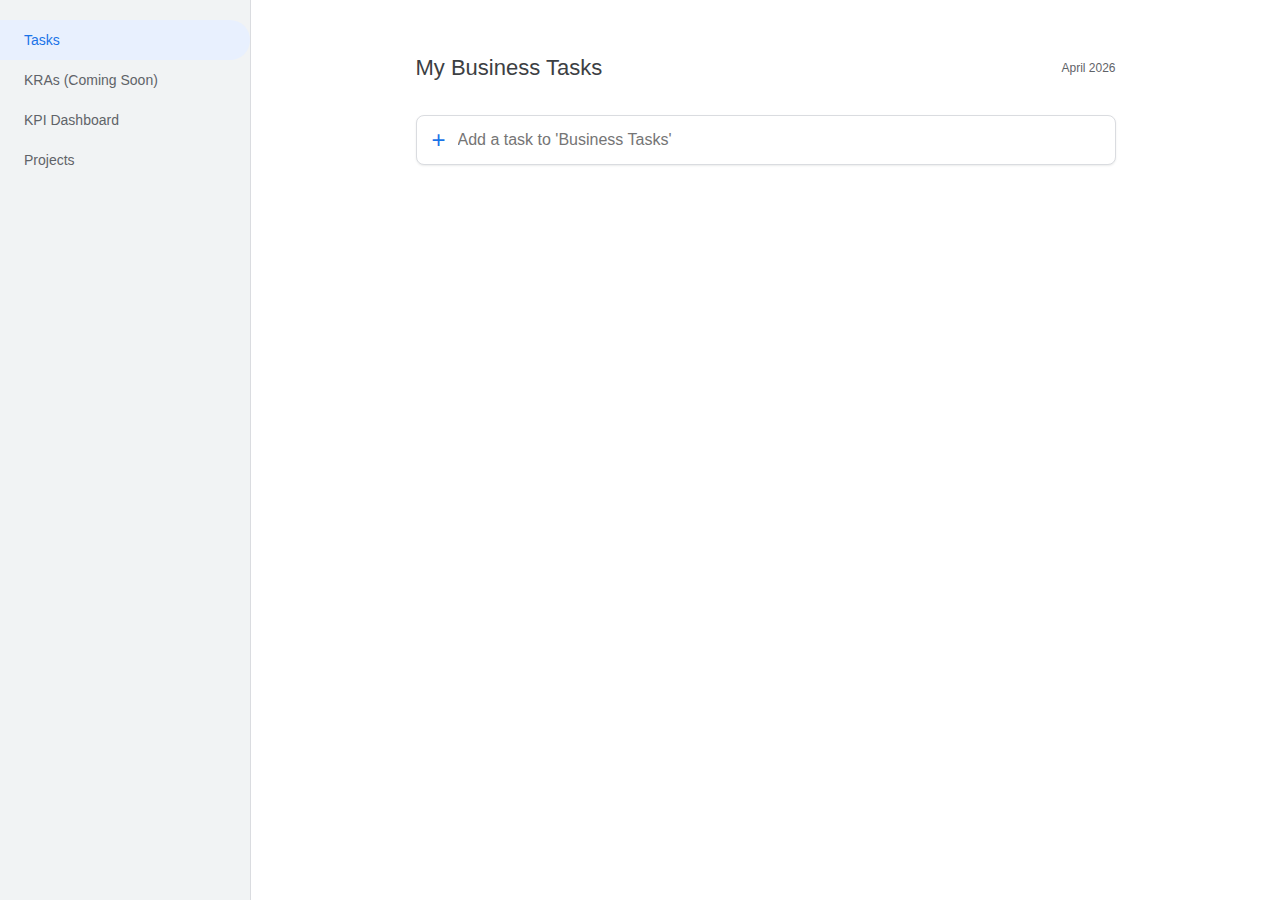
<file: project1/index.html>
<!DOCTYPE html>
<html lang="en">
<head>
    <meta charset="UTF-8">
    <meta name="viewport" content="width=device-width, initial-scale=1.0">
    <title>Business OS - Tasks</title>
    <style>
        :root {
            --primary: #1a73e8;
            --bg-light: #f1f3f4;
            --text-main: #3c4043;
            --border: #dadce0;
        }

        body { 
            margin: 0; font-family: 'Google Sans', Roboto, Arial, sans-serif; 
            background-color: white; color: var(--text-main); display: flex; height: 100vh;
        }

        /* Sidebar Navigation */
        nav {
            width: 250px; background: var(--bg-light); border-right: 1px solid var(--border);
            padding: 20px 0; display: flex; flex-direction: column;
        }

        .nav-item {
            padding: 12px 24px; cursor: pointer; transition: 0.2s; font-size: 14px;
            font-weight: 500; color: #5f6368;
        }

        .nav-item:hover { background: #e8eaed; }
        .nav-item.active { background: #e8f0fe; color: var(--primary); border-radius: 0 20px 20px 0; }

        /* Main Workspace */
        main { flex-grow: 1; display: flex; flex-direction: column; align-items: center; padding-top: 40px; }
        .app-card { width: 90%; max-width: 700px; }

        header { display: flex; justify-content: space-between; align-items: center; margin-bottom: 20px; }
        h1 { font-size: 22px; font-weight: 400; }

        /* Task Input Area */
        .add-task-box {
            display: flex; align-items: center; background: #fff;
            border: 1px solid var(--border); border-radius: 8px; padding: 10px 15px;
            box-shadow: 0 1px 2px rgba(60,64,67,0.1); transition: box-shadow 0.3s;
        }

        .add-task-box:focus-within { box-shadow: 0 1px 6px rgba(32,33,36,0.28); border-color: transparent; }

        input { border: none; outline: none; flex-grow: 1; font-size: 16px; margin-left: 10px; }

        /* Task List Style */
        .task-list { margin-top: 20px; }
        .task-item {
            display: flex; align-items: center; padding: 12px 8px;
            border-bottom: 1px solid #f1f3f4; transition: background 0.1s;
        }
        .task-item:hover { background: #f8f9fa; }

        .circle-check {
            width: 20px; height: 20px; border: 2px solid #5f6368;
            border-radius: 50%; cursor: pointer; transition: 0.2s;
        }
        .circle-check:hover { border-color: var(--primary); background: #e8f0fe; }

        .task-text { margin-left: 15px; font-size: 14px; flex-grow: 1; }
        .completed .task-text { text-decoration: line-through; color: #80868b; }
        .completed .circle-check { background: var(--primary); border-color: var(--primary); }

        .badge { font-size: 11px; padding: 2px 8px; border-radius: 10px; background: #eee; color: #666; }
    </style>
</head>
<body>

<nav>
    <div class="nav-item active">Tasks</div>
    <div class="nav-item">KRAs (Coming Soon)</div>
    <div class="nav-item">KPI Dashboard</div>
    <div class="nav-item">Projects</div>
</nav>

<main>
    <div class="app-card">
        <header>
            <h1>My Business Tasks</h1>
            <span style="color: #5f6368; font-size: 12px;">April 2026</span>
        </header>

        <div class="add-task-box">
            <span style="color: var(--primary); font-size: 24px;">+</span>
            <input type="text" id="taskInput" placeholder="Add a task to 'Business Tasks'">
        </div>

        <div class="task-list" id="taskList">
            </div>
    </div>
</main>

<script>
    const input = document.getElementById('taskInput');
    const list = document.getElementById('taskList');

    input.addEventListener('keypress', (e) => {
        if (e.key === 'Enter' && input.value.trim() !== "") {
            createTask(input.value);
            input.value = "";
        }
    });

    function createTask(text) {
        const div = document.createElement('div');
        div.className = 'task-item';
        div.innerHTML = `
            <div class="circle-check"></div>
            <div class="task-text">${text}</div>
            <div class="badge">Business</div>
        `;

        div.querySelector('.circle-check').addEventListener('click', function() {
            div.classList.toggle('completed');
        });

        list.prepend(div);
    }
</script>

</body>
  </html>
</file>
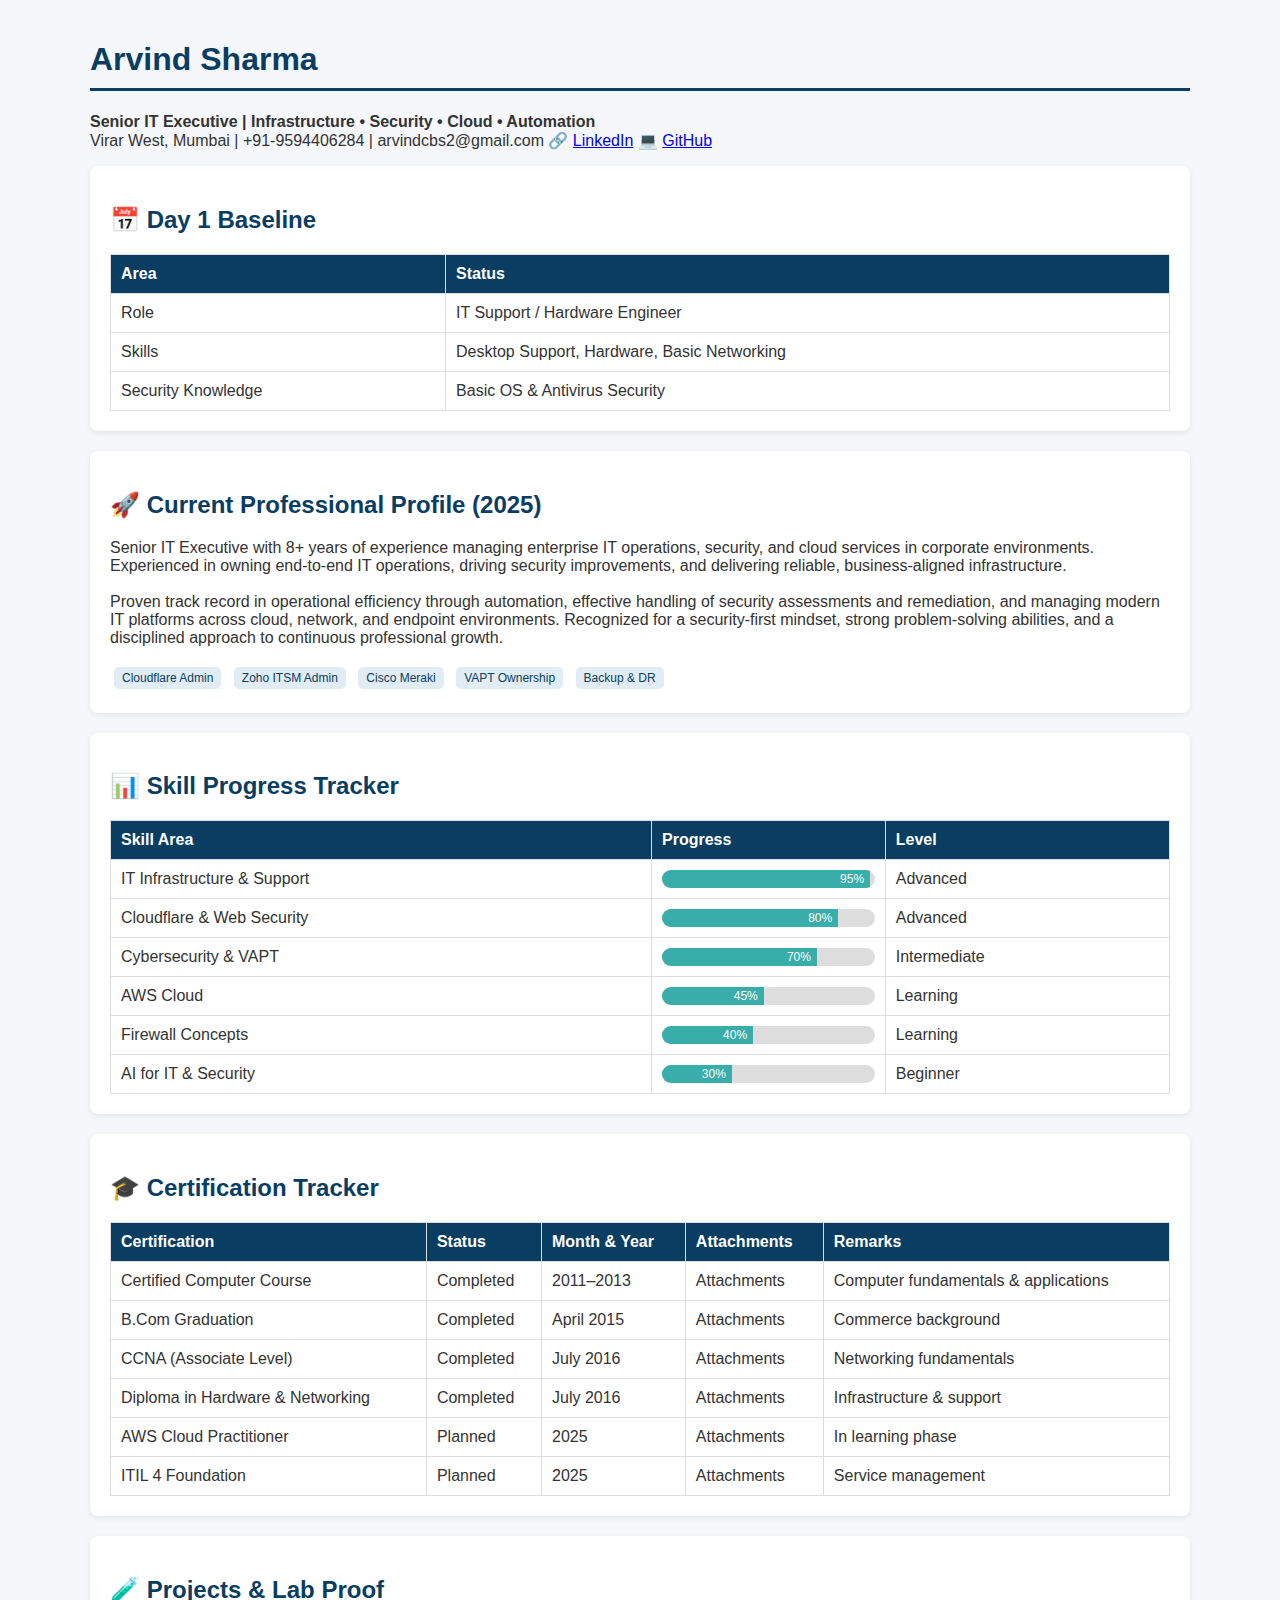
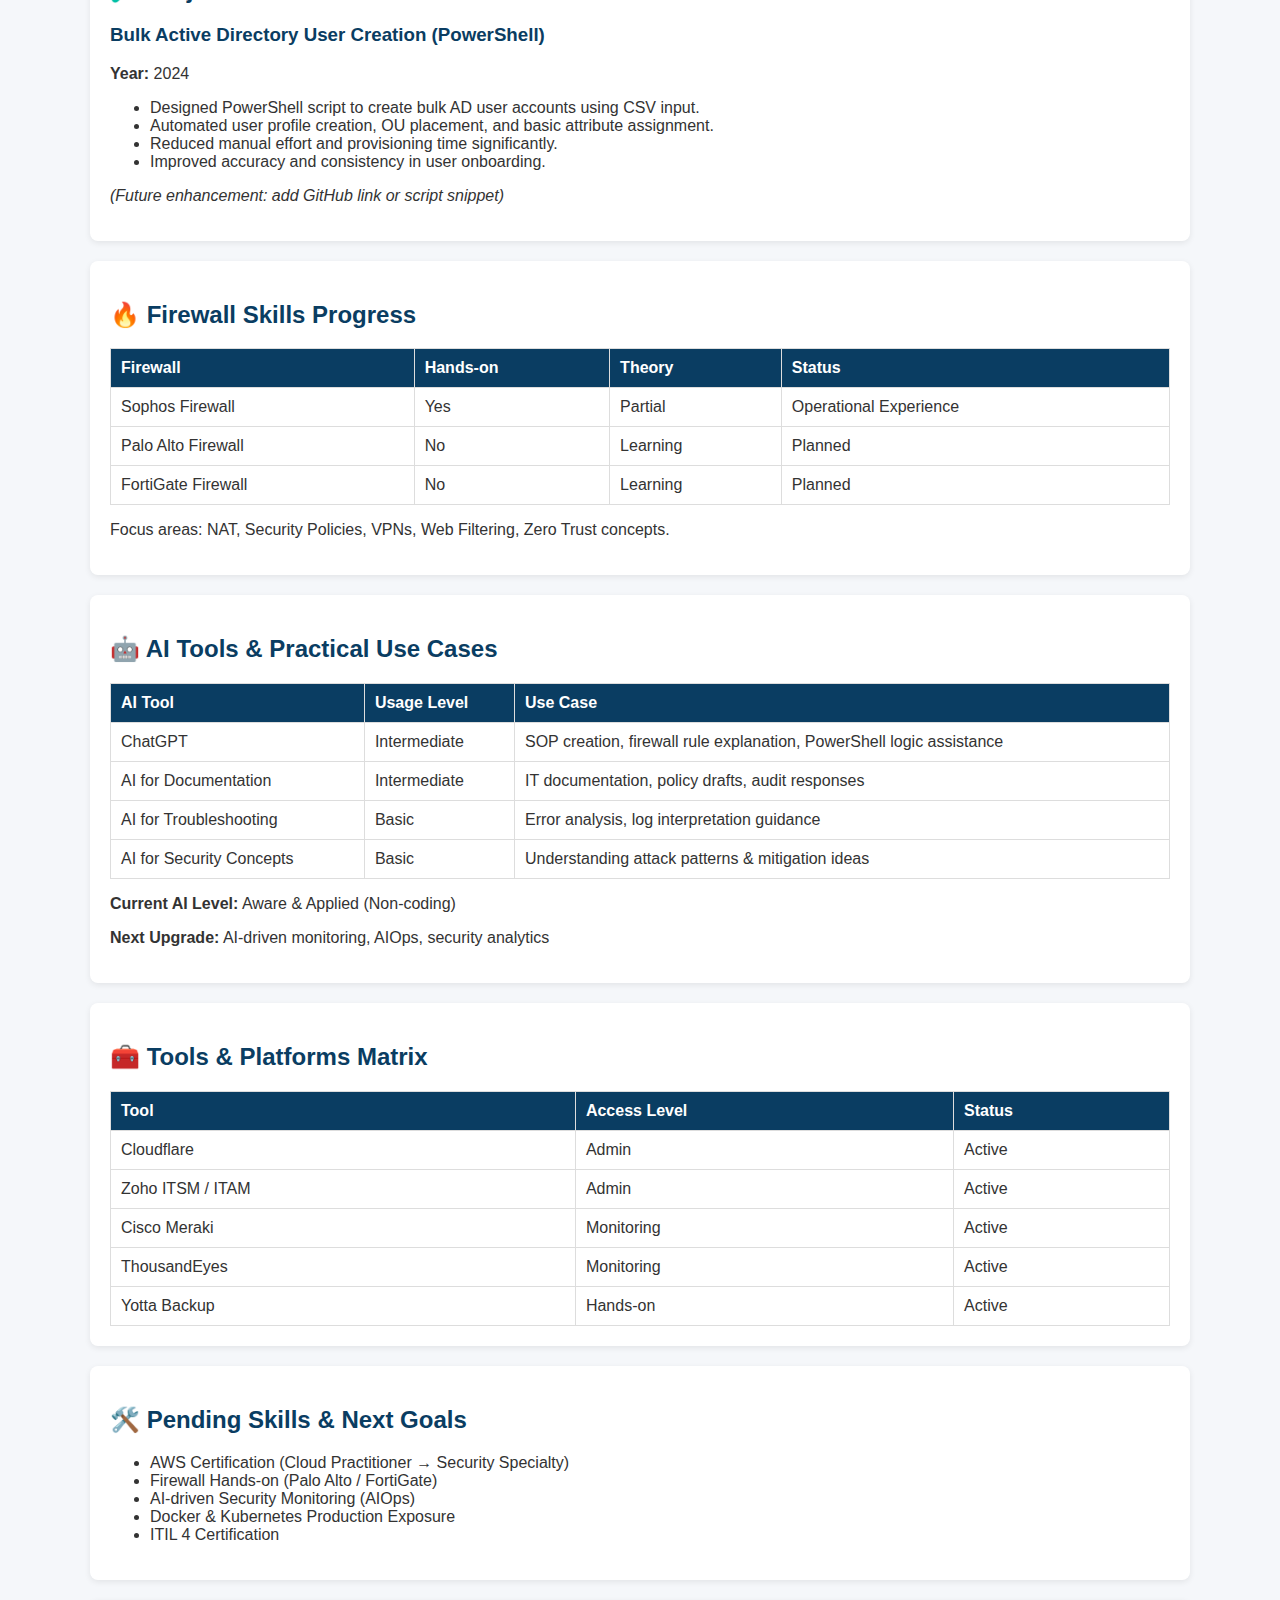
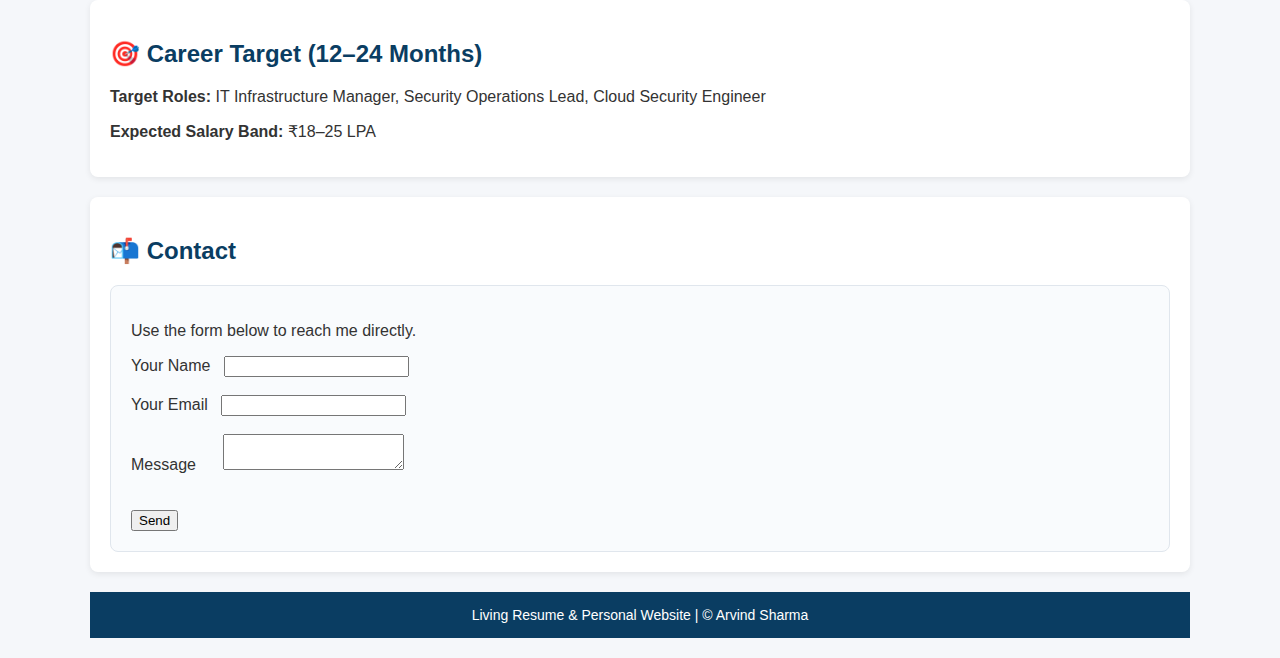
<file: 0index.html>
<!DOCTYPE html>
<html lang="en">
<head>
  <meta charset="UTF-8" />
  <meta name="viewport" content="width=device-width, initial-scale=1.0" />
  <title>Arvind Sharma | Senior IT Executive</title>

  <style>
    body {
      font-family: Arial, Helvetica, sans-serif;
      background: #f5f7fa;
      margin: 0;
      padding: 0;
      color: #333;
    }

    .container {
      max-width: 1100px;
      margin: auto;
      padding: 20px;
    }

    h1, h2, h3 {
      color: #0a3d62;
    }

    h1 {
      border-bottom: 3px solid #0a3d62;
      padding-bottom: 10px;
    }

    .section {
      background: #fff;
      padding: 20px;
      margin-bottom: 20px;
      border-radius: 8px;
      box-shadow: 0 2px 6px rgba(0,0,0,0.08);
    }

    .card {
      background: #f9fbfd;
      padding: 20px;
      border-radius: 8px;
      border: 1px solid #e0e6ed;
    }

    table {
      width: 100%;
      border-collapse: collapse;
      margin-top: 10px;
    }

    table th, table td {
      border: 1px solid #ddd;
      padding: 10px;
      text-align: left;
    }

    table th {
      background: #0a3d62;
      color: #fff;
    }

    .progress {
      background: #ddd;
      border-radius: 20px;
      overflow: hidden;
      height: 18px;
    }

    .progress-bar {
      height: 100%;
      background: #38ada9;
      text-align: right;
      padding-right: 6px;
      color: #fff;
      font-size: 12px;
      line-height: 18px;
    }

    .tag {
      display: inline-block;
      background: #e1ecf4;
      color: #0a3d62;
      padding: 4px 8px;
      margin: 4px;
      border-radius: 5px;
      font-size: 12px;
    }

    footer {
      text-align: center;
      padding: 15px;
      background: #0a3d62;
      color: #fff;
      font-size: 14px;
    }

    iframe {
      width: 100%;
      max-width: 720px;
      height: 720px;
      border: none;
    }
  </style>
</head>

<body>

<div class="container">

  <h1>Arvind Sharma</h1>
  <p>
    <strong>Senior IT Executive | Infrastructure • Security • Cloud • Automation</strong><br>
    Virar West, Mumbai | +91-9594406284 | arvindcbs2@gmail.com 🔗 <a href="https://www.linkedin.com/in/arvindcbs2/" target="_blank">LinkedIn</a>
  💻 <a href="https://github.com/arvindcbs2" target="_blank">GitHub</a></p>
  </p>

  <!-- DAY 1 BASELINE -->
  <div class="section">
    <h2>📅 Day 1 Baseline</h2>
    <table>
      <tr><th>Area</th><th>Status</th></tr>
      <tr><td>Role</td><td>IT Support / Hardware Engineer</td></tr>
      <tr><td>Skills</td><td>Desktop Support, Hardware, Basic Networking</td></tr>
      <tr><td>Security Knowledge</td><td>Basic OS & Antivirus Security</td></tr>
    </table>
  </div>

  <!-- CURRENT PROFILE -->
    <div class="section">
      <h2>🚀 Current Professional Profile (2025)</h2>
      <p>Senior IT Executive with 8+ years of experience managing enterprise IT operations, security, and cloud services in corporate environments. Experienced in owning end-to-end IT operations, driving security improvements, and delivering reliable, business-aligned infrastructure.<br><br>Proven track record in operational efficiency through automation, effective handling of security assessments and remediation, and managing modern IT platforms across cloud, network, and endpoint environments. Recognized for a security-first mindset, strong problem-solving abilities, and a disciplined approach to continuous professional growth.</p>
      <div class="tag">Cloudflare Admin</div>
      <div class="tag">Zoho ITSM Admin</div>
      <div class="tag">Cisco Meraki</div>
      <div class="tag">VAPT Ownership</div>
      <div class="tag">Backup & DR</div>
    </div>

     <!-- SKILL PROGRESS TRACKER -->
    <div class="section">
      <h2>📊 Skill Progress Tracker</h2>
      <table>
        <tr><th>Skill Area</th><th>Progress</th><th>Level</th></tr>
        <tr>
          <td>IT Infrastructure & Support</td>
          <td><div class="progress"><div class="progress-bar" style="width:95%">95%</div></div></td>
          <td>Advanced</td>
        
        </tr>
        <tr>
          <td>Cloudflare & Web Security</td>
          <td><div class="progress"><div class="progress-bar" style="width:80%">80%</div></div></td>
          <td>Advanced</td>
      
        </tr>
        <tr>
          <td>Cybersecurity & VAPT</td>
          <td><div class="progress"><div class="progress-bar" style="width:70%">70%</div></div></td>
          <td>Intermediate</td>
      
        </tr>
        <tr>
          <td>AWS Cloud</td>
          <td><div class="progress"><div class="progress-bar" style="width:45%">45%</div></div></td>
          <td>Learning</td>
     
        </tr>
        <tr>
          <td>Firewall Concepts</td>
          <td><div class="progress"><div class="progress-bar" style="width:40%">40%</div></div></td>
          <td>Learning</td>
        
        </tr>
        <tr>
          <td>AI for IT & Security</td>
          <td><div class="progress"><div class="progress-bar" style="width:30%">30%</div></div></td>
          <td>Beginner</td>
        
        </tr>
      </table>
    </div>

  <!-- PROJECT -->
    <div class="section">
      <h2>🎓 Certification Tracker</h2>
      <table>
        <tr><th>Certification</th><th>Status</th><th>Month & Year</th><th>Attachments</th><th>Remarks</th></tr>
        <tr><td>Certified Computer Course</td><td>Completed</td><td>2011–2013</td><td>Attachments</td><td>Computer fundamentals & applications</td></tr>
        <tr><td>B.Com Graduation</td><td>Completed</td><td>April 2015</td><td>Attachments</td><td>Commerce background</td></tr>
        <tr><td>CCNA (Associate Level)</td><td>Completed</td><td>July 2016</td><td>Attachments</td><td>Networking fundamentals</td></tr>
        <tr><td>Diploma in Hardware & Networking</td><td>Completed</td><td>July 2016</td><td>Attachments</td><td>Infrastructure & support</td></tr>
        <tr><td>AWS Cloud Practitioner</td><td>Planned</td><td>2025</td><td>Attachments</td><td>In learning phase</td></tr>
        <tr><td>ITIL 4 Foundation</td><td>Planned</td><td>2025</td><td>Attachments</td><td>Service management</td></tr>
      </table>
    </div>

<!-- PROJECTS & LAB PROOF -->
    <div class="section">
      <h2>🧪 Projects & Lab Proof</h2>
      <h3>Bulk Active Directory User Creation (PowerShell)</h3>
      <p><strong>Year:</strong> 2024</p>
      <ul>
        <li>Designed PowerShell script to create bulk AD user accounts using CSV input.</li>
        <li>Automated user profile creation, OU placement, and basic attribute assignment.</li>
        <li>Reduced manual effort and provisioning time significantly.</li>
        <li>Improved accuracy and consistency in user onboarding.</li>
      </ul>
      <p><em>(Future enhancement: add GitHub link or script snippet)</em></p>
    </div>

    <!-- FIREWALL LEARNING PROGRESS -->
    <div class="section">
      <h2>🔥 Firewall Skills Progress</h2>
      <table>
        <tr><th>Firewall</th><th>Hands-on</th><th>Theory</th><th>Status</th></tr>
        <tr><td>Sophos Firewall</td><td>Yes</td><td>Partial</td><td>Operational Experience</td></tr>
        <tr><td>Palo Alto Firewall</td><td>No</td><td>Learning</td><td>Planned</td></tr>
        <tr><td>FortiGate Firewall</td><td>No</td><td>Learning</td><td>Planned</td></tr>
      </table>
      <p>Focus areas: NAT, Security Policies, VPNs, Web Filtering, Zero Trust concepts.</p>
    </div>


    <!-- AI TOOLS & USE CASES -->
    <div class="section">
      <h2>🤖 AI Tools & Practical Use Cases</h2>
      <table>
        <tr><th>AI Tool</th><th>Usage Level</th><th>Use Case</th></tr>
        <tr><td>ChatGPT</td><td>Intermediate</td><td>SOP creation, firewall rule explanation, PowerShell logic assistance</td></tr>
        <tr><td>AI for Documentation</td><td>Intermediate</td><td>IT documentation, policy drafts, audit responses</td></tr>
        <tr><td>AI for Troubleshooting</td><td>Basic</td><td>Error analysis, log interpretation guidance</td></tr>
        <tr><td>AI for Security Concepts</td><td>Basic</td><td>Understanding attack patterns & mitigation ideas</td></tr>
      </table>
      <p><strong>Current AI Level:</strong> Aware & Applied (Non-coding)</p>
      <p><strong>Next Upgrade:</strong> AI-driven monitoring, AIOps, security analytics</p>
    </div>

    <!-- TOOLS MATRIX -->
    <div class="section">
      <h2>🧰 Tools & Platforms Matrix</h2>
      <table>
        <tr><th>Tool</th><th>Access Level</th><th>Status</th></tr>
        <tr><td>Cloudflare</td><td>Admin</td><td>Active</td></tr>
        <tr><td>Zoho ITSM / ITAM</td><td>Admin</td><td>Active</td></tr>
        <tr><td>Cisco Meraki</td><td>Monitoring</td><td>Active</td></tr>
        <tr><td>ThousandEyes</td><td>Monitoring</td><td>Active</td></tr>
        <tr><td>Yotta Backup</td><td>Hands-on</td><td>Active</td></tr>
      </table>
    </div>

        <!-- PENDING & NEXT GOALS -->
    <div class="section">
      <h2>🛠️ Pending Skills & Next Goals</h2>
      <ul>
        <li>AWS Certification (Cloud Practitioner → Security Specialty)</li>
        <li>Firewall Hands-on (Palo Alto / FortiGate)</li>
        <li>AI-driven Security Monitoring (AIOps)</li>
        <li>Docker & Kubernetes Production Exposure</li>
        <li>ITIL 4 Certification</li>
      </ul>
    </div>

    <!-- CAREER TARGET -->
    <div class="section">
      <h2>🎯 Career Target (12–24 Months)</h2>
      <p><strong>Target Roles:</strong> IT Infrastructure Manager, Security Operations Lead, Cloud Security Engineer</p>
      <p><strong>Expected Salary Band:</strong> ₹18–25 LPA</p>
    </div>


  <!-- CONTACT -->

<section id="contact" class="section">
  <h2>📬 Contact</h2>

  <div class="card">
    <p>Use the form below to reach me directly.</p>

    <form 
      action="https://docs.google.com/forms/d/e/1FAIpQLSdem7TRbuUrtGdkqYZpEDBlRl2NjFB2Vq8mv9oBxXHt97dY3Q/formResponse"
      method="POST"
      target="_blank">

      <label>Your Name</label>&nbsp;&nbsp;
      <input type="text" name="entry.27988581" required><BR><br>

      <label>Your Email </label>&nbsp;
      <input type="email" name="entry.840210267" required><BR><br>

      <label>Message</label> &nbsp;&nbsp;&nbsp;&nbsp;
      <textarea name="entry.86688305" rows="2" required></textarea><BR>

      <br><br>
      <button type="submit">Send</button>
    </form>
  </div>
</section>


<footer>
  Living Resume & Personal Website | © Arvind Sharma
</footer>

</body>
</html>
</file>
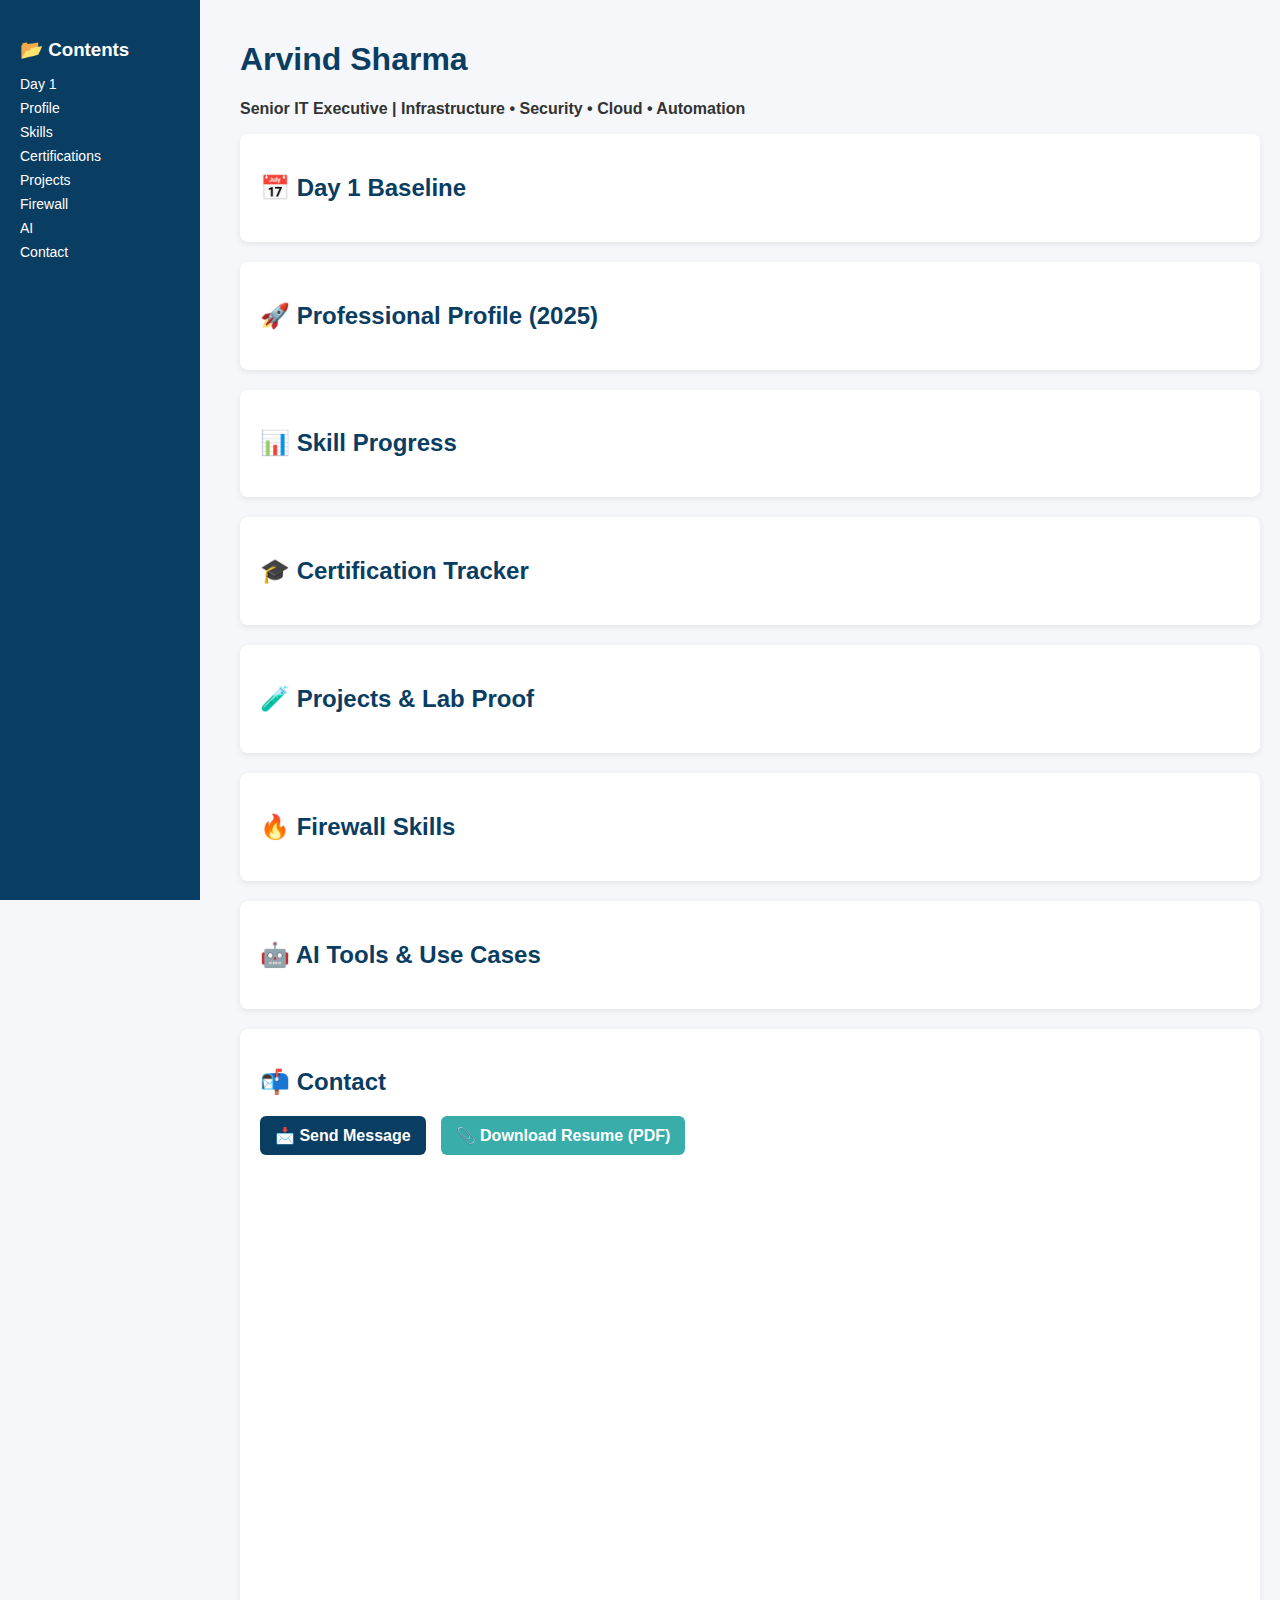
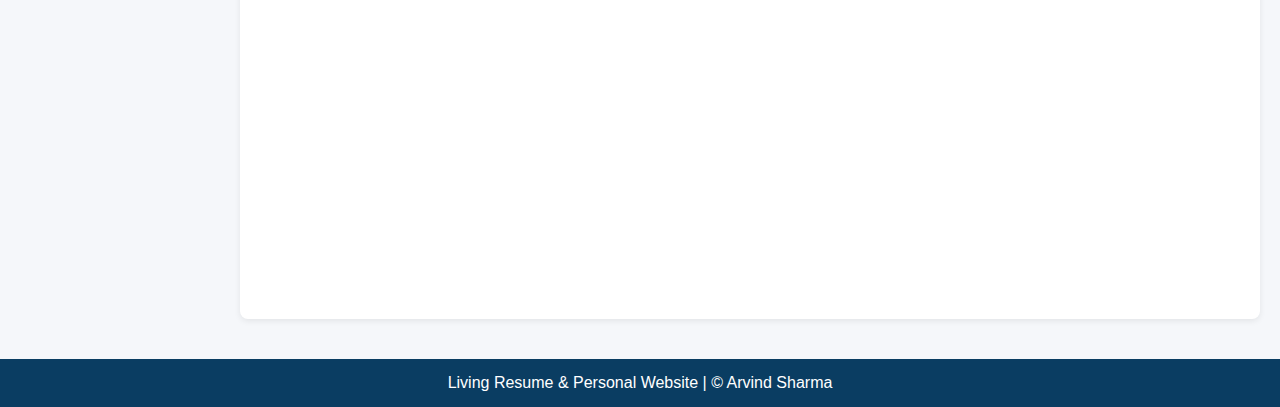
<file: 2index.html>
<!DOCTYPE html>
<html lang="en">
<head>
  <meta charset="UTF-8" />
  <meta name="viewport" content="width=device-width, initial-scale=1.0" />
  <title>Arvind Sharma | Senior IT Executive</title>
  <link rel="stylesheet" href="style.css">
</head>

<body>

<!-- FLOATING LEFT MENU -->
<nav class="side-menu">
  <h3>📂 Contents</h3>
  <a href="#baseline">Day 1</a>
  <a href="#profile">Profile</a>
  <a href="#skills">Skills</a>
  <a href="#certs">Certifications</a>
  <a href="#projects">Projects</a>
  <a href="#firewall">Firewall</a>
  <a href="#ai">AI</a>
  <a href="#contact">Contact</a>
</nav>

<div class="container">

<h1>Arvind Sharma</h1>
<p><strong>Senior IT Executive | Infrastructure • Security • Cloud • Automation</strong></p>

<!-- DAY 1 -->
<section id="baseline" class="section">
  <h2>📅 Day 1 Baseline</h2>
  <!-- existing table unchanged -->
</section>

<!-- PROFILE -->
<section id="profile" class="section">
  <h2>🚀 Professional Profile (2025)</h2>
  <!-- existing content unchanged -->
</section>

<!-- SKILLS -->
<section id="skills" class="section">
  <h2>📊 Skill Progress</h2>
  <!-- existing table unchanged -->
</section>

<!-- CERTIFICATIONS -->
<section id="certs" class="section">
  <h2>🎓 Certification Tracker</h2>
  <!-- existing table unchanged -->
</section>

<!-- PROJECTS -->
<section id="projects" class="section">
  <h2>🧪 Projects & Lab Proof</h2>
  <!-- existing project content unchanged -->
</section>

<!-- FIREWALL -->
<section id="firewall" class="section">
  <h2>🔥 Firewall Skills</h2>
  <!-- unchanged -->
</section>

<!-- AI -->
<section id="ai" class="section">
  <h2>🤖 AI Tools & Use Cases</h2>
  <!-- unchanged -->
</section>

<!-- CONTACT -->
<section id="contact" class="section">
  <h2>📬 Contact</h2>

  <div class="contact-actions">
    <a class="btn primary"
       href="https://docs.google.com/forms/d/e/1FAIpQLSdem7TRbuUrtGdkqYZpEDBlRl2NjFB2Vq8mv9oBxXHt97dY3Q/viewform"
       target="_blank">
       📩 Send Message
    </a>

    <a class="btn secondary"
       href="assets/resume/Arvind_Sharma_Resume.pdf"
       download>
       📎 Download Resume (PDF)
    </a>
  </div>

  <div class="form-embed">
    <iframe
      src="https://docs.google.com/forms/d/e/1FAIpQLSdem7TRbuUrtGdkqYZpEDBlRl2NjFB2Vq8mv9oBxXHt97dY3Q/viewform?embedded=true">
    </iframe>
  </div>
</section>

</div>

<footer>
  Living Resume & Personal Website | © Arvind Sharma
</footer>

</body>
</html>
</file>
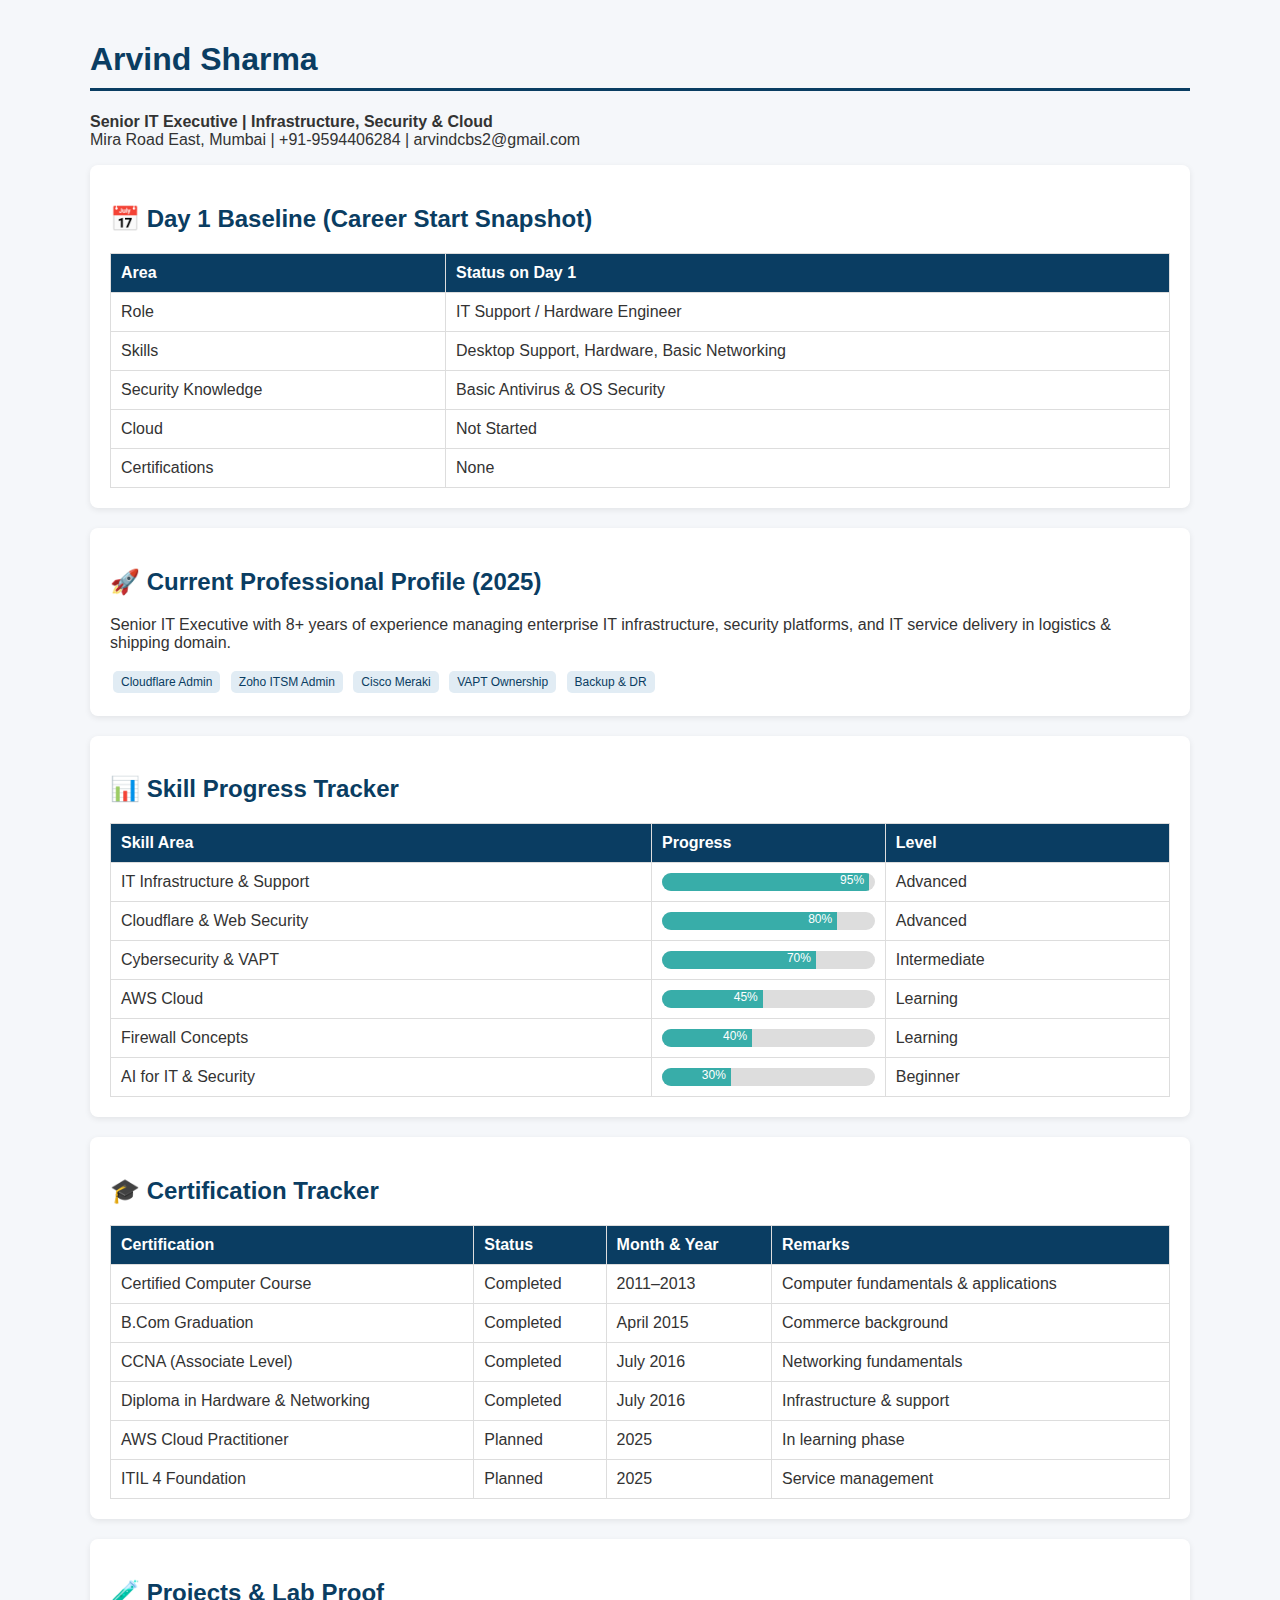
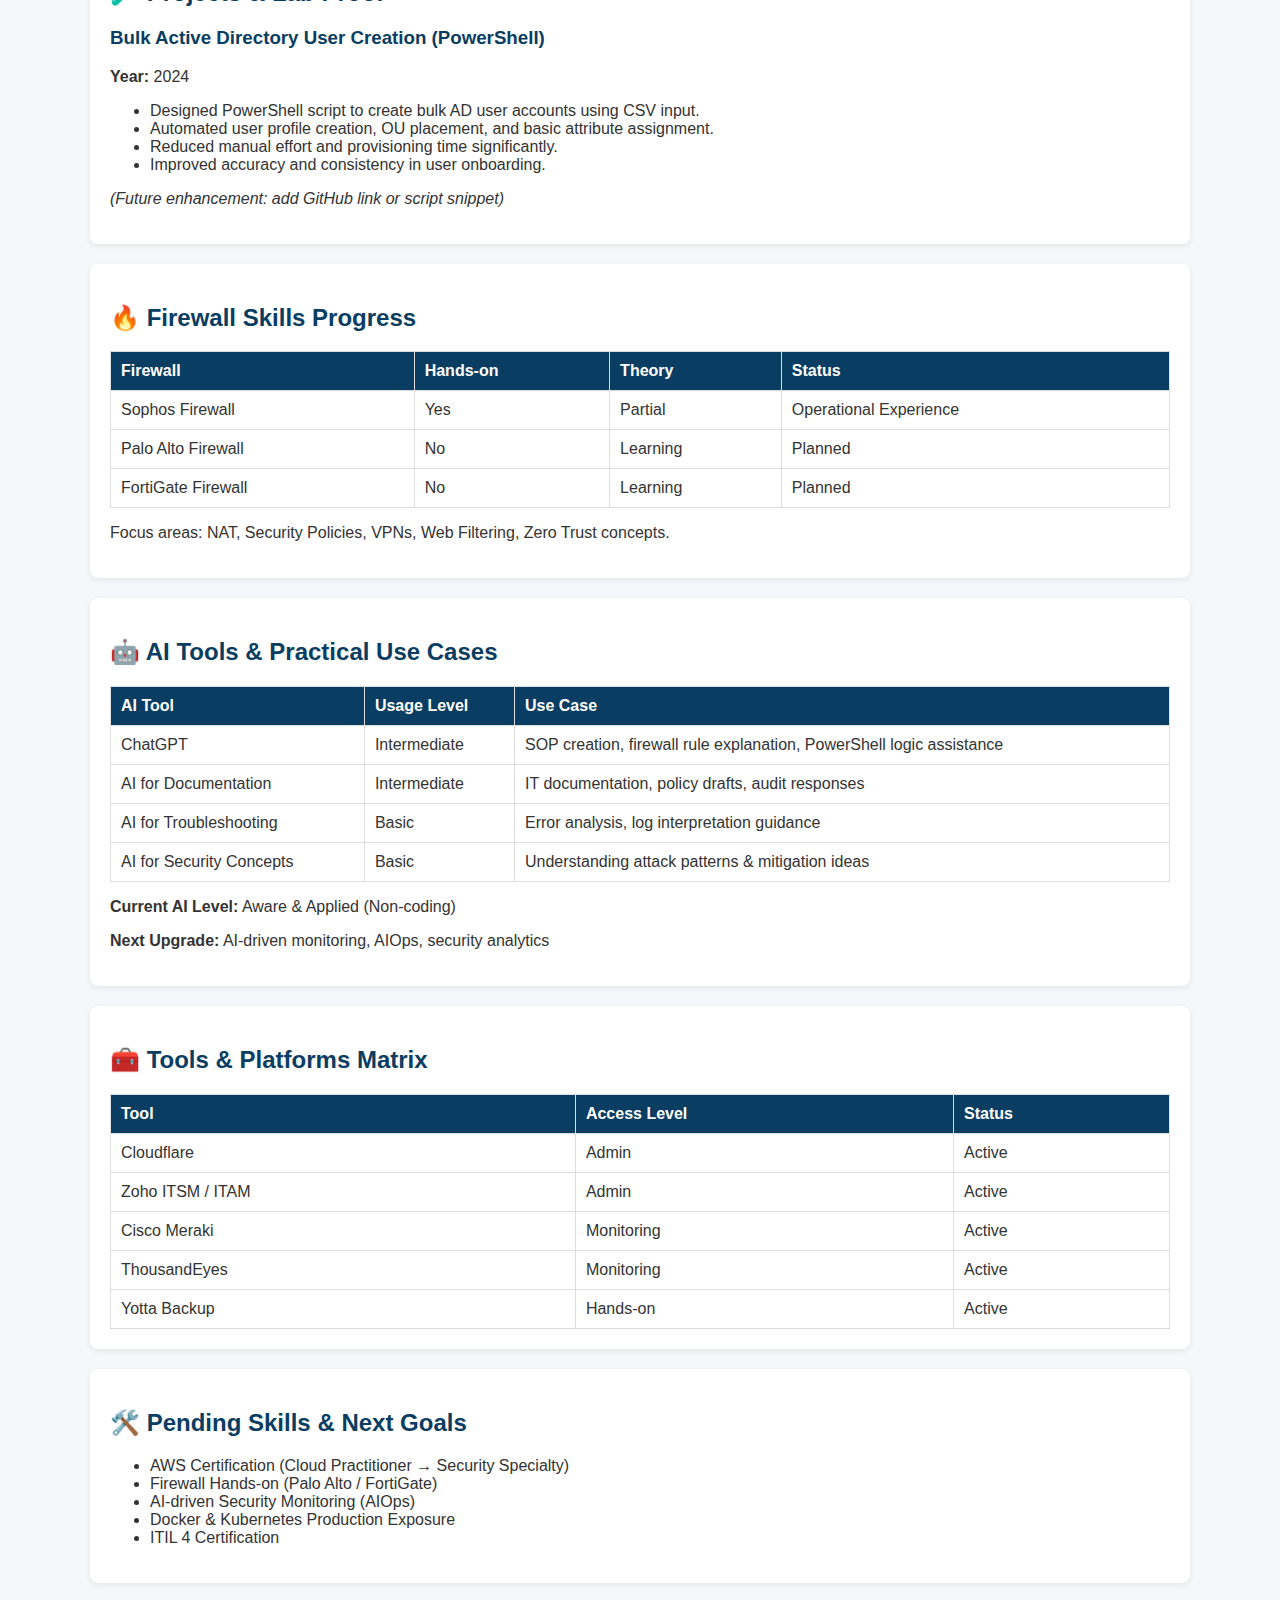
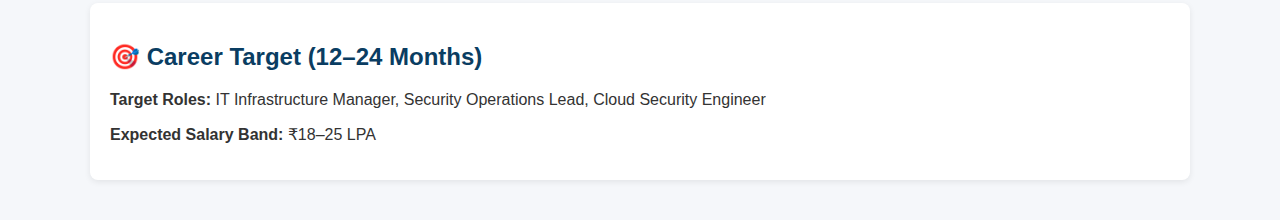
<file: Arvind CV.html>
<!DOCTYPE html>
<html lang="en">
<head>
  <meta charset="UTF-8" />
  <meta name="viewport" content="width=device-width, initial-scale=1.0" />
  <title>Arvind Sharma | Living Resume & Skill Progress Tracker</title>
  <style>
    body {
      font-family: Arial, Helvetica, sans-serif;
      background: #f5f7fa;
      margin: 0;
      padding: 0;
      color: #333;
    }
    .container {
      max-width: 1100px;
      margin: auto;
      padding: 20px;
    }
    h1, h2, h3 {
      color: #0a3d62;
    }
    h1 {
      border-bottom: 3px solid #0a3d62;
      padding-bottom: 10px;
    }
    .section {
      background: #fff;
      padding: 20px;
      margin-bottom: 20px;
      border-radius: 8px;
      box-shadow: 0 2px 6px rgba(0,0,0,0.08);
    }
    table {
      width: 100%;
      border-collapse: collapse;
      margin-top: 10px;
    }
    table th, table td {
      border: 1px solid #ddd;
      padding: 10px;
      text-align: left;
    }
    table th {
      background: #0a3d62;
      color: #fff;
    }
    .progress {
      background: #ddd;
      border-radius: 20px;
      overflow: hidden;
      height: 18px;
    }
    .progress-bar {
      height: 100%;
      background: #38ada9;
      text-align: right;
      padding-right: 5px;
      color: #fff;
      font-size: 12px;
    }
    .tag {
      display: inline-block;
      background: #e1ecf4;
      color: #0a3d62;
      padding: 4px 8px;
      margin: 3px;
      border-radius: 5px;
      font-size: 12px;
    }
  </style>
</head>
<body>
  <div class="container">

    <h1>Arvind Sharma</h1>
    <p><strong>Senior IT Executive | Infrastructure, Security & Cloud</strong><br>
    Mira Road East, Mumbai | +91-9594406284 | arvindcbs2@gmail.com</p>

    <!-- DAY 1 BASELINE -->
    <div class="section">
      <h2>📅 Day 1 Baseline (Career Start Snapshot)</h2>
      <table>
        <tr><th>Area</th><th>Status on Day 1</th></tr>
        <tr><td>Role</td><td>IT Support / Hardware Engineer</td></tr>
        <tr><td>Skills</td><td>Desktop Support, Hardware, Basic Networking</td></tr>
        <tr><td>Security Knowledge</td><td>Basic Antivirus & OS Security</td></tr>
        <tr><td>Cloud</td><td>Not Started</td></tr>
        <tr><td>Certifications</td><td>None</td></tr>
      </table>
    </div>

    <!-- CURRENT PROFILE -->
    <div class="section">
      <h2>🚀 Current Professional Profile (2025)</h2>
      <p>Senior IT Executive with 8+ years of experience managing enterprise IT infrastructure, security platforms, and IT service delivery in logistics & shipping domain.</p>
      <div class="tag">Cloudflare Admin</div>
      <div class="tag">Zoho ITSM Admin</div>
      <div class="tag">Cisco Meraki</div>
      <div class="tag">VAPT Ownership</div>
      <div class="tag">Backup & DR</div>
    </div>

    <!-- SKILL PROGRESS TRACKER -->
    <div class="section">
      <h2>📊 Skill Progress Tracker</h2>
      <table>
        <tr><th>Skill Area</th><th>Progress</th><th>Level</th></tr>
        <tr>
          <td>IT Infrastructure & Support</td>
          <td><div class="progress"><div class="progress-bar" style="width:95%">95%</div></div></td>
          <td>Advanced</td>
        </tr>
        <tr>
          <td>Cloudflare & Web Security</td>
          <td><div class="progress"><div class="progress-bar" style="width:80%">80%</div></div></td>
          <td>Advanced</td>
        </tr>
        <tr>
          <td>Cybersecurity & VAPT</td>
          <td><div class="progress"><div class="progress-bar" style="width:70%">70%</div></div></td>
          <td>Intermediate</td>
        </tr>
        <tr>
          <td>AWS Cloud</td>
          <td><div class="progress"><div class="progress-bar" style="width:45%">45%</div></div></td>
          <td>Learning</td>
        </tr>
        <tr>
          <td>Firewall Concepts</td>
          <td><div class="progress"><div class="progress-bar" style="width:40%">40%</div></div></td>
          <td>Learning</td>
        </tr>
        <tr>
          <td>AI for IT & Security</td>
          <td><div class="progress"><div class="progress-bar" style="width:30%">30%</div></div></td>
          <td>Beginner</td>
        </tr>
      </table>
    </div>

    <!-- CERTIFICATION TRACKER -->
    <div class="section">
      <h2>🎓 Certification Tracker</h2>
      <table>
        <tr><th>Certification</th><th>Status</th><th>Month & Year</th><th>Remarks</th></tr>
        <tr><td>Certified Computer Course</td><td>Completed</td><td>2011–2013</td><td>Computer fundamentals & applications</td></tr>
        <tr><td>B.Com Graduation</td><td>Completed</td><td>April 2015</td><td>Commerce background</td></tr>
        <tr><td>CCNA (Associate Level)</td><td>Completed</td><td>July 2016</td><td>Networking fundamentals</td></tr>
        <tr><td>Diploma in Hardware & Networking</td><td>Completed</td><td>July 2016</td><td>Infrastructure & support</td></tr>
        <tr><td>AWS Cloud Practitioner</td><td>Planned</td><td>2025</td><td>In learning phase</td></tr>
        <tr><td>ITIL 4 Foundation</td><td>Planned</td><td>2025</td><td>Service management</td></tr>
      </table>
    </div>

    <!-- PROJECTS & LAB PROOF -->
    <div class="section">
      <h2>🧪 Projects & Lab Proof</h2>
      <h3>Bulk Active Directory User Creation (PowerShell)</h3>
      <p><strong>Year:</strong> 2024</p>
      <ul>
        <li>Designed PowerShell script to create bulk AD user accounts using CSV input.</li>
        <li>Automated user profile creation, OU placement, and basic attribute assignment.</li>
        <li>Reduced manual effort and provisioning time significantly.</li>
        <li>Improved accuracy and consistency in user onboarding.</li>
      </ul>
      <p><em>(Future enhancement: add GitHub link or script snippet)</em></p>
    </div>

    <!-- FIREWALL LEARNING PROGRESS -->
    <div class="section">
      <h2>🔥 Firewall Skills Progress</h2>
      <table>
        <tr><th>Firewall</th><th>Hands-on</th><th>Theory</th><th>Status</th></tr>
        <tr><td>Sophos Firewall</td><td>Yes</td><td>Partial</td><td>Operational Experience</td></tr>
        <tr><td>Palo Alto Firewall</td><td>No</td><td>Learning</td><td>Planned</td></tr>
        <tr><td>FortiGate Firewall</td><td>No</td><td>Learning</td><td>Planned</td></tr>
      </table>
      <p>Focus areas: NAT, Security Policies, VPNs, Web Filtering, Zero Trust concepts.</p>
    </div>

    <!-- AI TOOLS & USE CASES -->
    <div class="section">
      <h2>🤖 AI Tools & Practical Use Cases</h2>
      <table>
        <tr><th>AI Tool</th><th>Usage Level</th><th>Use Case</th></tr>
        <tr><td>ChatGPT</td><td>Intermediate</td><td>SOP creation, firewall rule explanation, PowerShell logic assistance</td></tr>
        <tr><td>AI for Documentation</td><td>Intermediate</td><td>IT documentation, policy drafts, audit responses</td></tr>
        <tr><td>AI for Troubleshooting</td><td>Basic</td><td>Error analysis, log interpretation guidance</td></tr>
        <tr><td>AI for Security Concepts</td><td>Basic</td><td>Understanding attack patterns & mitigation ideas</td></tr>
      </table>
      <p><strong>Current AI Level:</strong> Aware & Applied (Non-coding)</p>
      <p><strong>Next Upgrade:</strong> AI-driven monitoring, AIOps, security analytics</p>
    </div>

    <!-- TOOLS MATRIX -->
    <div class="section">
      <h2>🧰 Tools & Platforms Matrix</h2>
      <table>
        <tr><th>Tool</th><th>Access Level</th><th>Status</th></tr>
        <tr><td>Cloudflare</td><td>Admin</td><td>Active</td></tr>
        <tr><td>Zoho ITSM / ITAM</td><td>Admin</td><td>Active</td></tr>
        <tr><td>Cisco Meraki</td><td>Monitoring</td><td>Active</td></tr>
        <tr><td>ThousandEyes</td><td>Monitoring</td><td>Active</td></tr>
        <tr><td>Yotta Backup</td><td>Hands-on</td><td>Active</td></tr>
      </table>
    </div>

    <!-- PENDING & NEXT GOALS -->
    <div class="section">
      <h2>🛠️ Pending Skills & Next Goals</h2>
      <ul>
        <li>AWS Certification (Cloud Practitioner → Security Specialty)</li>
        <li>Firewall Hands-on (Palo Alto / FortiGate)</li>
        <li>AI-driven Security Monitoring (AIOps)</li>
        <li>Docker & Kubernetes Production Exposure</li>
        <li>ITIL 4 Certification</li>
      </ul>
    </div>

    <!-- CAREER TARGET -->
    <div class="section">
      <h2>🎯 Career Target (12–24 Months)</h2>
      <p><strong>Target Roles:</strong> IT Infrastructure Manager, Security Operations Lead, Cloud Security Engineer</p>
      <p><strong>Expected Salary Band:</strong> ₹18–25 LPA</p>
    </div>

  </div>
</body>
</html>
</file>
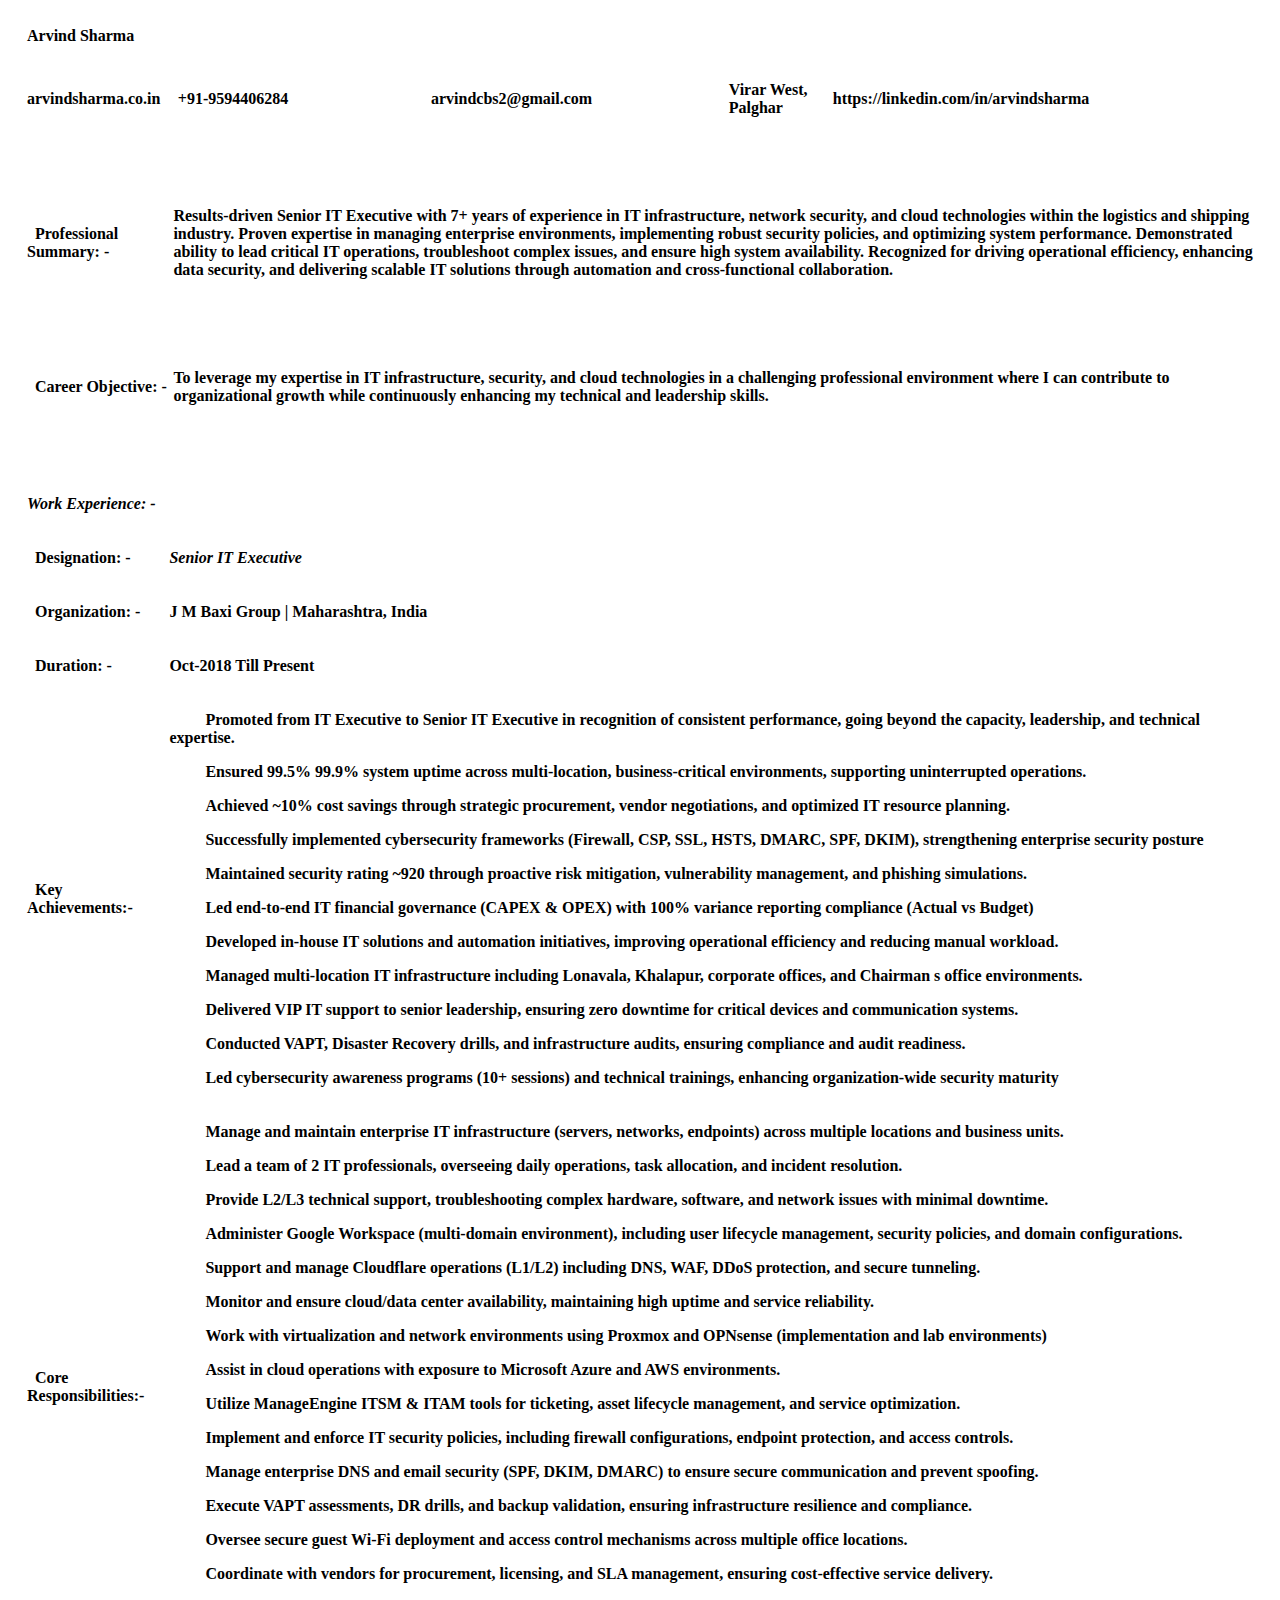
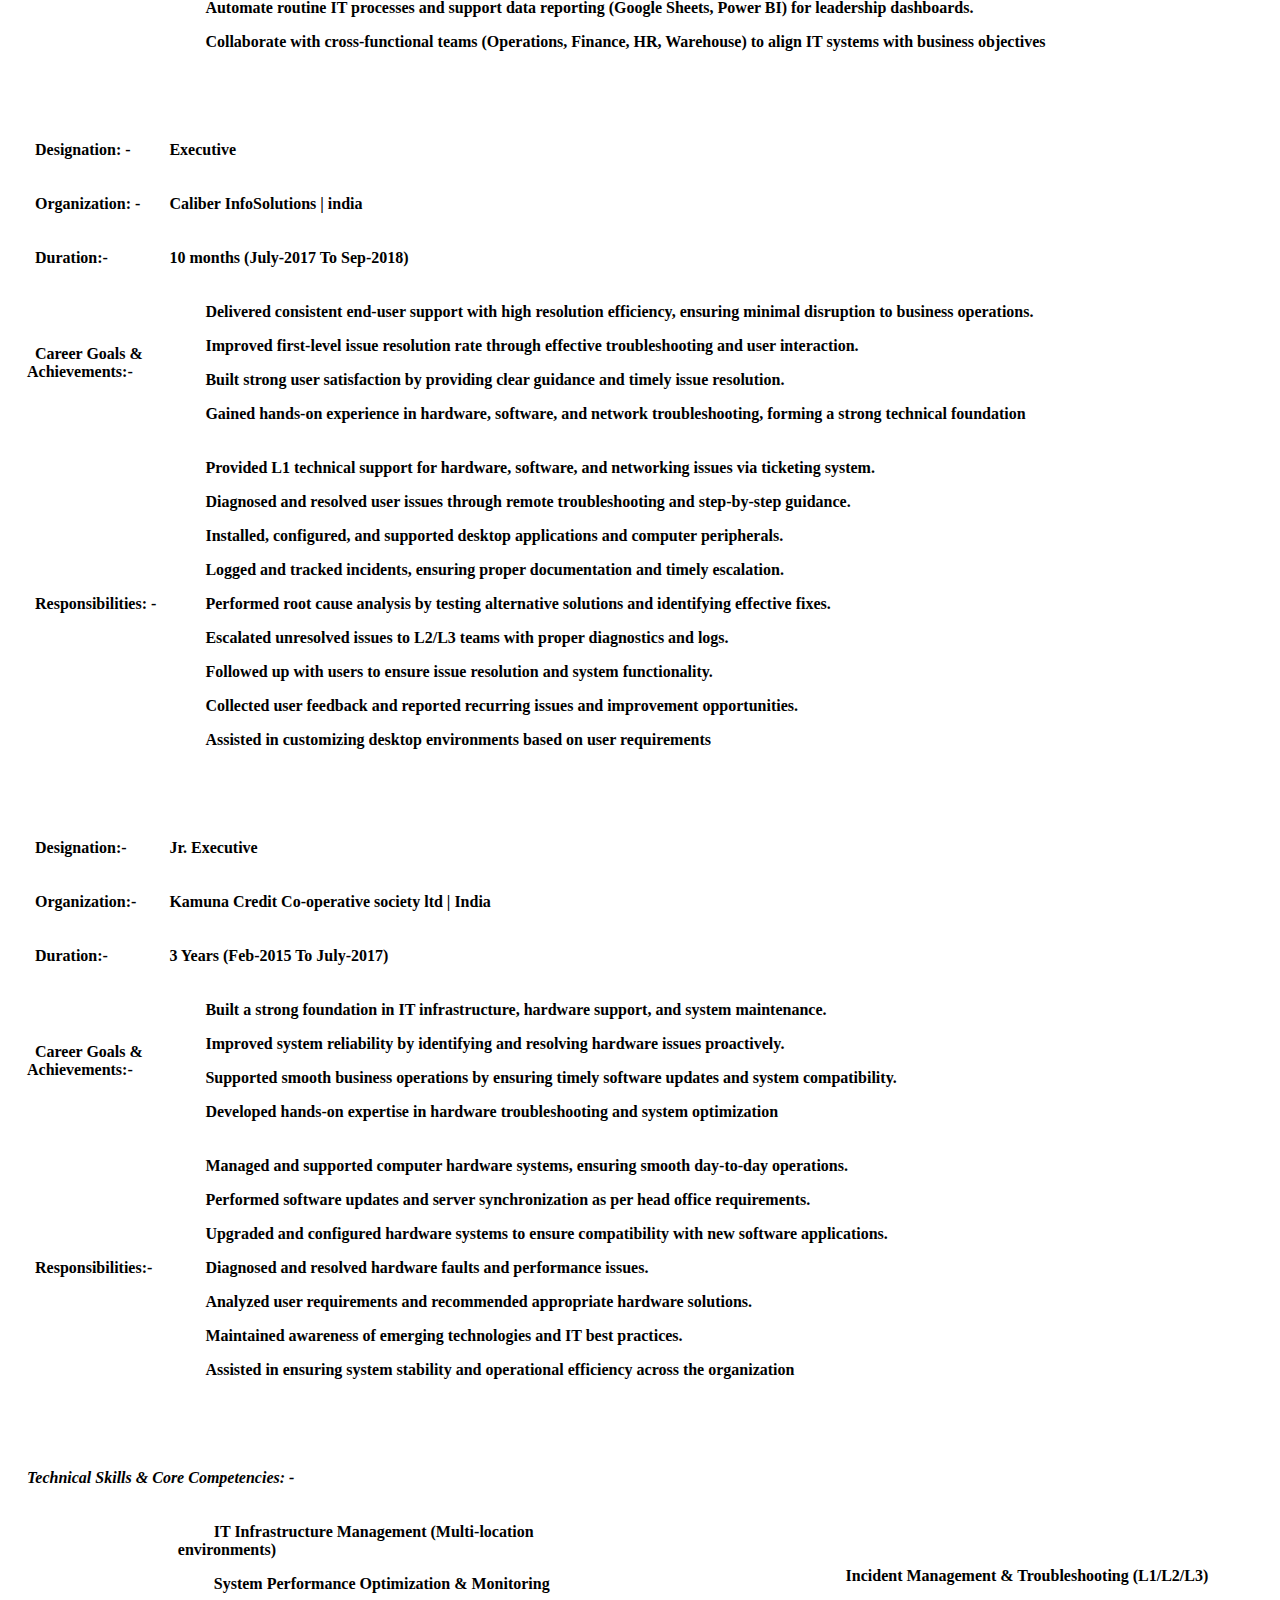
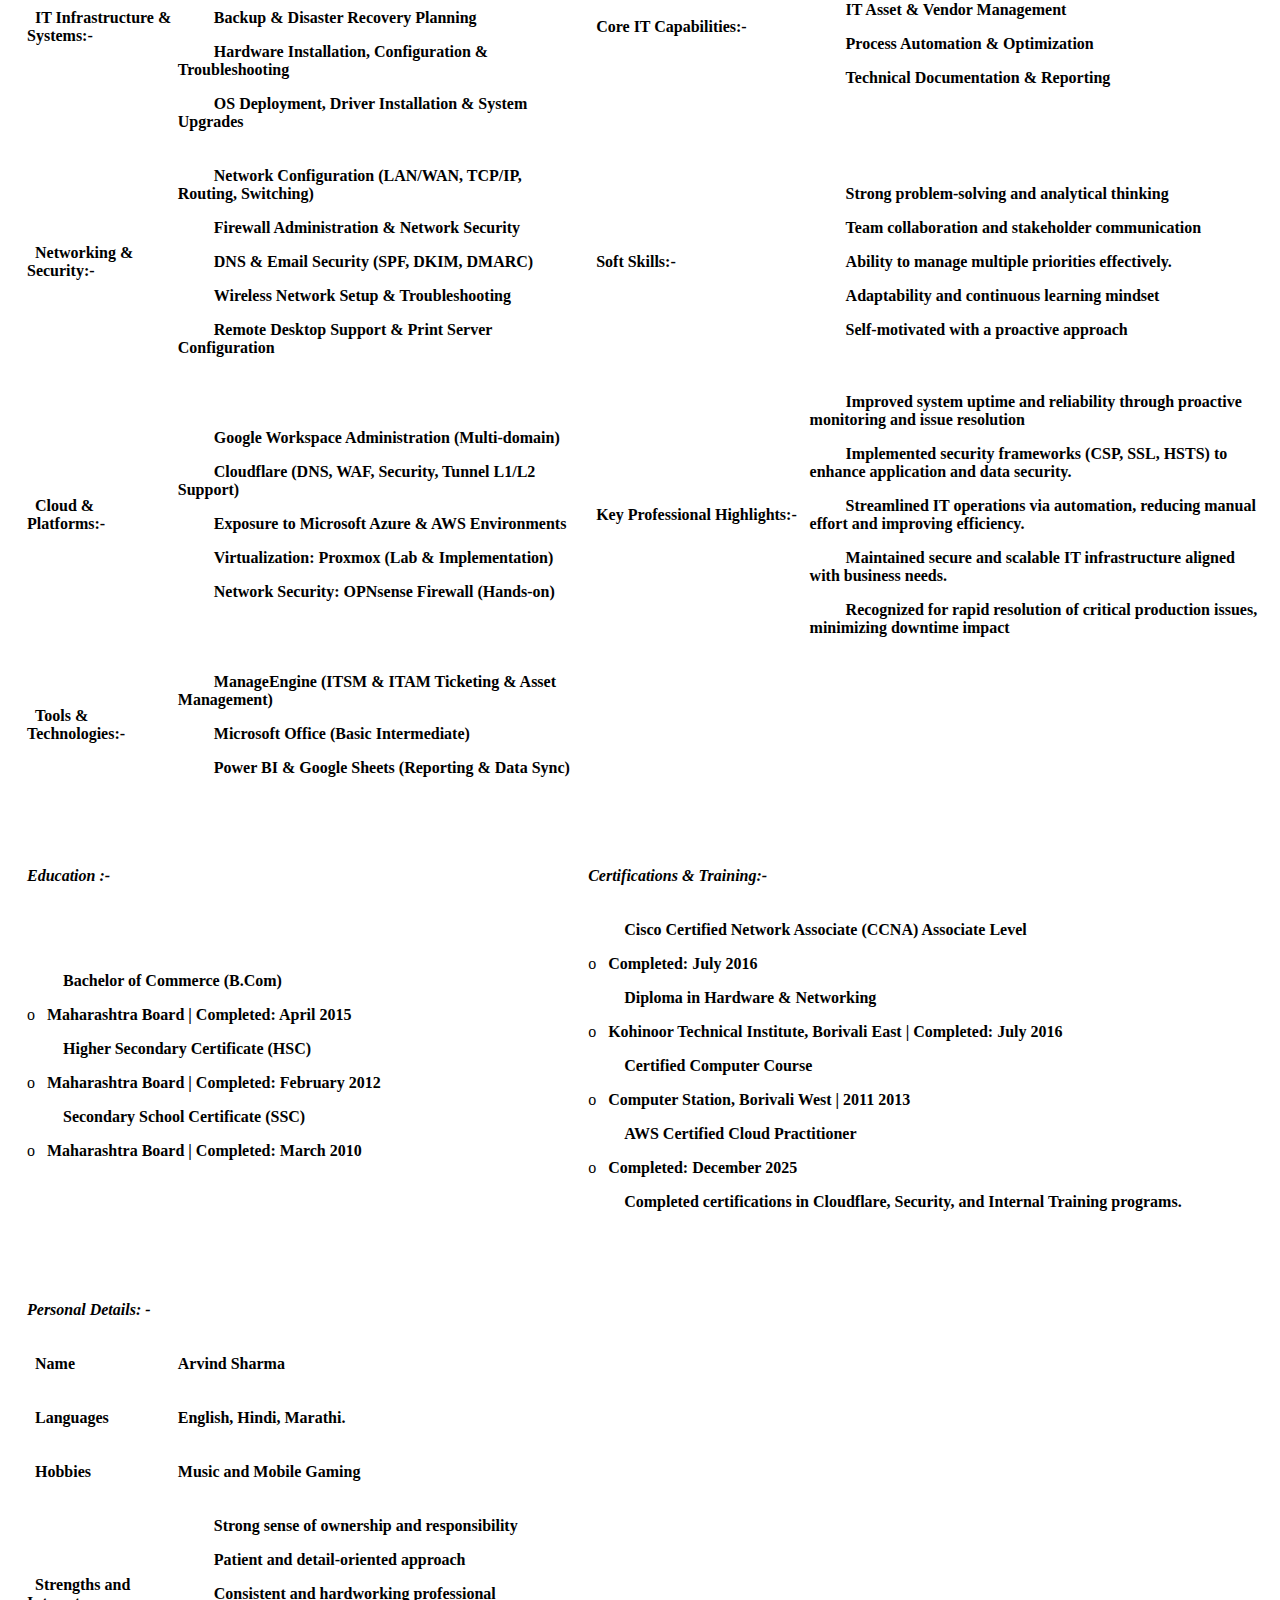
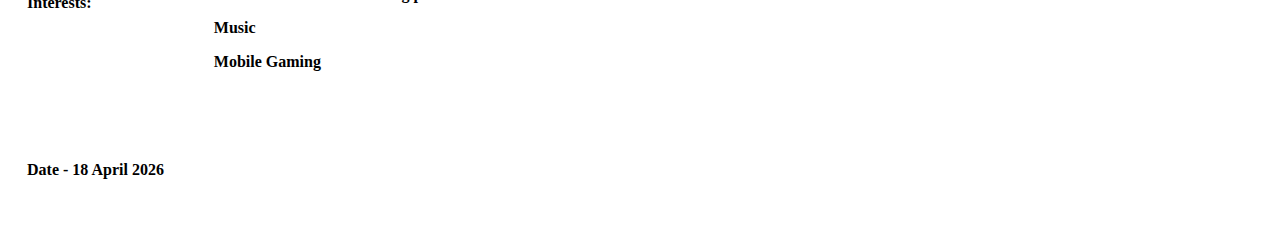
<file: resuma.html>
<!DOCTYPE html>
<html>
  <head>
    <meta content="text/html; charset=windows-1252" />
    <meta name="ProgId" content="Word.Document" />
    <meta name="Generator" content="Microsoft Word 15" />
    <meta name="Originator" content="Microsoft Word 15" />
  </head>

  <body>
    <table>
      <tbody>
        <tr>
          <td rowspan="42">
            <p><b>&nbsp;</b></p>
          </td>
          <td>
            <p><b>&nbsp;</b></p>
          </td>
          <td colspan="9">
            <p>
              <b>Arvind Sharma</b>
              <b></b>
            </p>
          </td>
          <td><p>&nbsp;</p></td>
        </tr>
        <tr>
          <td>
            <p><b>&nbsp;</b></p>
          </td>
          <td colspan="3">
            <p><b>arvindsharma.co.in</b></p>
          </td>
          <td>
            <p><b>+91-9594406284</b></p>
          </td>
          <td colspan="2">
            <p><b>arvindcbs2@gmail.com</b></p>
          </td>
          <td colspan="2">
            <p><b>Virar West, Palghar</b></p>
          </td>
          <td>
            <p><b>https://linkedin.com/in/arvindsharma</b></p>
          </td>
          <td><p>&nbsp;</p></td>
        </tr>
        <tr>
          <td>
            <p><b>&nbsp;</b></p>
          </td>
          <td colspan="9">
            <p><b>&nbsp;</b></p>
          </td>
          <td><p>&nbsp;</p></td>
        </tr>
        <tr>
          <td>
            <p><b>&nbsp;</b></p>
          </td>
          <td colspan="2">
            <p>
              &nbsp;
              <b>Professional Summary: -</b>
            </p>
          </td>
          <td colspan="7">
            <p>
              <b>
                Results-driven Senior IT Executive with 7+ years of experience in IT infrastructure, network security,
                and cloud technologies within the logistics and shipping industry. Proven expertise in managing
                enterprise environments, implementing robust security policies, and optimizing system performance.
                Demonstrated ability to lead critical IT operations, troubleshoot complex issues, and ensure high system
                availability. Recognized for driving operational efficiency, enhancing data security, and delivering
                scalable IT solutions through automation and cross-functional collaboration.
              </b>
            </p>
          </td>
          <td><p>&nbsp;</p></td>
        </tr>
        <tr>
          <td>
            <p><b>&nbsp;</b></p>
          </td>
          <td colspan="9">
            <p><b>&nbsp;</b></p>
          </td>
          <td><p>&nbsp;</p></td>
        </tr>
        <tr>
          <td>
            <p><b>&nbsp;</b></p>
          </td>
          <td colspan="2">
            <p>
              &nbsp;
              <b>Career Objective: -</b>
            </p>
          </td>
          <td colspan="7">
            <p>
              <b>
                To leverage my expertise in IT infrastructure, security, and cloud technologies in a challenging
                professional environment where I can contribute to organizational growth while continuously enhancing my
                technical and leadership skills.
              </b>
            </p>
          </td>
          <td><p>&nbsp;</p></td>
        </tr>
        <tr>
          <td>
            <p><b>&nbsp;</b></p>
          </td>
          <td colspan="9">
            <p><b>&nbsp;</b></p>
          </td>
          <td><p>&nbsp;</p></td>
        </tr>
        <tr>
          <td>
            <p><b>&nbsp;</b></p>
          </td>
          <td colspan="9">
            <p>
              <b><i>Work Experience: -</i></b>
              <b><i></i></b>
            </p>
          </td>
          <td><p>&nbsp;</p></td>
        </tr>
        <tr>
          <td>
            <p><b>&nbsp;</b></p>
          </td>
          <td>
            <p>
              &nbsp;
              <b>Designation: -</b>
            </p>
          </td>
          <td colspan="9">
            <p>
              <b><i>Senior IT Executive</i></b>
              <b></b>
            </p>
          </td>
        </tr>
        <tr>
          <td>
            <p><b>&nbsp;</b></p>
          </td>
          <td>
            <p>
              &nbsp;
              <b>Organization: -</b>
            </p>
          </td>
          <td colspan="9">
            <p><b>J M Baxi Group | Maharashtra, India</b></p>
          </td>
        </tr>
        <tr>
          <td>
            <p><b>&nbsp;</b></p>
          </td>
          <td>
            <p>
              &nbsp;
              <b>Duration: -</b>
            </p>
          </td>
          <td colspan="9">
            <p><b>Oct-2018 Till Present</b></p>
          </td>
        </tr>
        <tr>
          <td>
            <p><b>&nbsp;</b></p>
          </td>
          <td>
            <p>
              &nbsp;
              <b>Key Achievements:-</b>
            </p>
          </td>
          <td colspan="9">
            <p>
              &nbsp;&nbsp;&nbsp;&nbsp;&nbsp;&nbsp;&nbsp;&nbsp;
              <b>
                Promoted from IT Executive to Senior IT Executive in recognition of consistent performance, going beyond
                the capacity, leadership, and technical expertise.
              </b>
            </p>
            <p>
              &nbsp;&nbsp;&nbsp;&nbsp;&nbsp;&nbsp;&nbsp;&nbsp;
              <b>
                Ensured 99.5% 99.9% system uptime across multi-location, business-critical environments, supporting
                uninterrupted operations.
              </b>
            </p>
            <p>
              &nbsp;&nbsp;&nbsp;&nbsp;&nbsp;&nbsp;&nbsp;&nbsp;
              <b>
                Achieved ~10% cost savings through strategic procurement, vendor negotiations, and optimized IT resource
                planning.
              </b>
            </p>
            <p>
              &nbsp;&nbsp;&nbsp;&nbsp;&nbsp;&nbsp;&nbsp;&nbsp;
              <b>
                Successfully implemented cybersecurity frameworks (Firewall, CSP, SSL, HSTS, DMARC, SPF, DKIM),
                strengthening enterprise security posture
              </b>
            </p>
            <p>
              &nbsp;&nbsp;&nbsp;&nbsp;&nbsp;&nbsp;&nbsp;&nbsp;
              <b>
                Maintained security rating ~920 through proactive risk mitigation, vulnerability management, and
                phishing simulations.
              </b>
            </p>
            <p>
              &nbsp;&nbsp;&nbsp;&nbsp;&nbsp;&nbsp;&nbsp;&nbsp;
              <b>
                Led end-to-end IT financial governance (CAPEX &amp; OPEX) with 100% variance reporting compliance
                (Actual vs Budget)
              </b>
            </p>
            <p>
              &nbsp;&nbsp;&nbsp;&nbsp;&nbsp;&nbsp;&nbsp;&nbsp;
              <b>
                Developed in-house IT solutions and automation initiatives, improving operational efficiency and
                reducing manual workload.
              </b>
            </p>
            <p>
              &nbsp;&nbsp;&nbsp;&nbsp;&nbsp;&nbsp;&nbsp;&nbsp;
              <b>
                Managed multi-location IT infrastructure including Lonavala, Khalapur, corporate offices, and Chairman s
                office environments.
              </b>
            </p>
            <p>
              &nbsp;&nbsp;&nbsp;&nbsp;&nbsp;&nbsp;&nbsp;&nbsp;
              <b>
                Delivered VIP IT support to senior leadership, ensuring zero downtime for critical devices and
                communication systems.
              </b>
            </p>
            <p>
              &nbsp;&nbsp;&nbsp;&nbsp;&nbsp;&nbsp;&nbsp;&nbsp;
              <b>
                Conducted VAPT, Disaster Recovery drills, and infrastructure audits, ensuring compliance and audit
                readiness.
              </b>
            </p>
            <p>
              &nbsp;&nbsp;&nbsp;&nbsp;&nbsp;&nbsp;&nbsp;&nbsp;
              <b>
                Led cybersecurity awareness programs (10+ sessions) and technical trainings, enhancing organization-wide
                security maturity
              </b>
            </p>
          </td>
        </tr>
        <tr>
          <td>
            <p><b>&nbsp;</b></p>
          </td>
          <td>
            <p>
              &nbsp;
              <b>Core Responsibilities:-</b>
            </p>
          </td>
          <td colspan="9">
            <p>
              &nbsp;&nbsp;&nbsp;&nbsp;&nbsp;&nbsp;&nbsp;&nbsp;
              <b>
                Manage and maintain enterprise IT infrastructure (servers, networks, endpoints) across multiple
                locations and business units.
              </b>
            </p>
            <p>
              &nbsp;&nbsp;&nbsp;&nbsp;&nbsp;&nbsp;&nbsp;&nbsp;
              <b>
                Lead a team of 2 IT professionals, overseeing daily operations, task allocation, and incident
                resolution.
              </b>
            </p>
            <p>
              &nbsp;&nbsp;&nbsp;&nbsp;&nbsp;&nbsp;&nbsp;&nbsp;
              <b>
                Provide L2/L3 technical support, troubleshooting complex hardware, software, and network issues with
                minimal downtime.
              </b>
            </p>
            <p>
              &nbsp;&nbsp;&nbsp;&nbsp;&nbsp;&nbsp;&nbsp;&nbsp;
              <b>
                Administer Google Workspace (multi-domain environment), including user lifecycle management, security
                policies, and domain configurations.
              </b>
            </p>
            <p>
              &nbsp;&nbsp;&nbsp;&nbsp;&nbsp;&nbsp;&nbsp;&nbsp;
              <b>
                Support and manage Cloudflare operations (L1/L2) including DNS, WAF, DDoS protection, and secure
                tunneling.
              </b>
            </p>
            <p>
              &nbsp;&nbsp;&nbsp;&nbsp;&nbsp;&nbsp;&nbsp;&nbsp;
              <b>Monitor and ensure cloud/data center availability, maintaining high uptime and service reliability.</b>
            </p>
            <p>
              &nbsp;&nbsp;&nbsp;&nbsp;&nbsp;&nbsp;&nbsp;&nbsp;
              <b>
                Work with virtualization and network environments using Proxmox and OPNsense (implementation and lab
                environments)
              </b>
            </p>
            <p>
              &nbsp;&nbsp;&nbsp;&nbsp;&nbsp;&nbsp;&nbsp;&nbsp;
              <b>Assist in cloud operations with exposure to Microsoft Azure and AWS environments.</b>
            </p>
            <p>
              &nbsp;&nbsp;&nbsp;&nbsp;&nbsp;&nbsp;&nbsp;&nbsp;
              <b>
                Utilize ManageEngine ITSM &amp; ITAM tools for ticketing, asset lifecycle management, and service
                optimization.
              </b>
            </p>
            <p>
              &nbsp;&nbsp;&nbsp;&nbsp;&nbsp;&nbsp;&nbsp;&nbsp;
              <b>
                Implement and enforce IT security policies, including firewall configurations, endpoint protection, and
                access controls.
              </b>
            </p>
            <p>
              &nbsp;&nbsp;&nbsp;&nbsp;&nbsp;&nbsp;&nbsp;&nbsp;
              <b>
                Manage enterprise DNS and email security (SPF, DKIM, DMARC) to ensure secure communication and prevent
                spoofing.
              </b>
            </p>
            <p>
              &nbsp;&nbsp;&nbsp;&nbsp;&nbsp;&nbsp;&nbsp;&nbsp;
              <b>
                Execute VAPT assessments, DR drills, and backup validation, ensuring infrastructure resilience and
                compliance.
              </b>
            </p>
            <p>
              &nbsp;&nbsp;&nbsp;&nbsp;&nbsp;&nbsp;&nbsp;&nbsp;
              <b>
                Oversee secure guest Wi-Fi deployment and access control mechanisms across multiple office locations.
              </b>
            </p>
            <p>
              &nbsp;&nbsp;&nbsp;&nbsp;&nbsp;&nbsp;&nbsp;&nbsp;
              <b>
                Coordinate with vendors for procurement, licensing, and SLA management, ensuring cost-effective service
                delivery.
              </b>
            </p>
            <p>
              &nbsp;&nbsp;&nbsp;&nbsp;&nbsp;&nbsp;&nbsp;&nbsp;
              <b>
                Automate routine IT processes and support data reporting (Google Sheets, Power BI) for leadership
                dashboards.
              </b>
            </p>
            <p>
              &nbsp;&nbsp;&nbsp;&nbsp;&nbsp;&nbsp;&nbsp;&nbsp;
              <b>
                Collaborate with cross-functional teams (Operations, Finance, HR, Warehouse) to align IT systems with
                business objectives
              </b>
            </p>
          </td>
        </tr>
        <tr>
          <td>
            <p><b>&nbsp;</b></p>
          </td>
          <td colspan="9">
            <p><b>&nbsp;</b></p>
          </td>
          <td><p>&nbsp;</p></td>
        </tr>
        <tr>
          <td>
            <p><b>&nbsp;</b></p>
          </td>
          <td>
            <p>
              &nbsp;
              <b>Designation: -</b>
            </p>
          </td>
          <td colspan="9">
            <p><b>Executive</b></p>
          </td>
        </tr>
        <tr>
          <td>
            <p><b>&nbsp;</b></p>
          </td>
          <td>
            <p>
              &nbsp;
              <b>Organization: -</b>
            </p>
          </td>
          <td colspan="9">
            <p><b>Caliber InfoSolutions | india</b></p>
          </td>
        </tr>
        <tr>
          <td>
            <p><b>&nbsp;</b></p>
          </td>
          <td>
            <p>
              &nbsp;
              <b>Duration:-</b>
            </p>
          </td>
          <td colspan="9">
            <p><b>10 months (July-2017 To Sep-2018)</b></p>
          </td>
        </tr>
        <tr>
          <td>
            <p><b>&nbsp;</b></p>
          </td>
          <td>
            <p>
              &nbsp;
              <b>Career Goals &amp; Achievements:-</b>
            </p>
          </td>
          <td colspan="9">
            <p>
              &nbsp;&nbsp;&nbsp;&nbsp;&nbsp;&nbsp;&nbsp;&nbsp;
              <b>
                Delivered consistent end-user support with high resolution efficiency, ensuring minimal disruption to
                business operations.
              </b>
            </p>
            <p>
              &nbsp;&nbsp;&nbsp;&nbsp;&nbsp;&nbsp;&nbsp;&nbsp;
              <b>Improved first-level issue resolution rate through effective troubleshooting and user interaction.</b>
            </p>
            <p>
              &nbsp;&nbsp;&nbsp;&nbsp;&nbsp;&nbsp;&nbsp;&nbsp;
              <b>Built strong user satisfaction by providing clear guidance and timely issue resolution.</b>
            </p>
            <p>
              &nbsp;&nbsp;&nbsp;&nbsp;&nbsp;&nbsp;&nbsp;&nbsp;
              <b>
                Gained hands-on experience in hardware, software, and network troubleshooting, forming a strong
                technical foundation
              </b>
            </p>
          </td>
        </tr>
        <tr>
          <td>
            <p><b>&nbsp;</b></p>
          </td>
          <td>
            <p>
              &nbsp;
              <b>Responsibilities: -</b>
            </p>
          </td>
          <td colspan="9">
            <p>
              &nbsp;&nbsp;&nbsp;&nbsp;&nbsp;&nbsp;&nbsp;&nbsp;
              <b>Provided L1 technical support for hardware, software, and networking issues via ticketing system.</b>
            </p>
            <p>
              &nbsp;&nbsp;&nbsp;&nbsp;&nbsp;&nbsp;&nbsp;&nbsp;
              <b>Diagnosed and resolved user issues through remote troubleshooting and step-by-step guidance.</b>
            </p>
            <p>
              &nbsp;&nbsp;&nbsp;&nbsp;&nbsp;&nbsp;&nbsp;&nbsp;
              <b>Installed, configured, and supported desktop applications and computer peripherals.</b>
            </p>
            <p>
              &nbsp;&nbsp;&nbsp;&nbsp;&nbsp;&nbsp;&nbsp;&nbsp;
              <b>Logged and tracked incidents, ensuring proper documentation and timely escalation.</b>
            </p>
            <p>
              &nbsp;&nbsp;&nbsp;&nbsp;&nbsp;&nbsp;&nbsp;&nbsp;
              <b>Performed root cause analysis by testing alternative solutions and identifying effective fixes.</b>
            </p>
            <p>
              &nbsp;&nbsp;&nbsp;&nbsp;&nbsp;&nbsp;&nbsp;&nbsp;
              <b>Escalated unresolved issues to L2/L3 teams with proper diagnostics and logs.</b>
            </p>
            <p>
              &nbsp;&nbsp;&nbsp;&nbsp;&nbsp;&nbsp;&nbsp;&nbsp;
              <b>Followed up with users to ensure issue resolution and system functionality.</b>
            </p>
            <p>
              &nbsp;&nbsp;&nbsp;&nbsp;&nbsp;&nbsp;&nbsp;&nbsp;
              <b>Collected user feedback and reported recurring issues and improvement opportunities.</b>
            </p>
            <p>
              &nbsp;&nbsp;&nbsp;&nbsp;&nbsp;&nbsp;&nbsp;&nbsp;
              <b>Assisted in customizing desktop environments based on user requirements</b>
            </p>
          </td>
        </tr>
        <tr>
          <td>
            <p><b>&nbsp;</b></p>
          </td>
          <td colspan="9">
            <p><b>&nbsp;</b></p>
          </td>
          <td><p>&nbsp;</p></td>
        </tr>
        <tr>
          <td>
            <p><b>&nbsp;</b></p>
          </td>
          <td>
            <p>
              &nbsp;
              <b>Designation:-</b>
            </p>
          </td>
          <td colspan="9">
            <p><b>Jr. Executive</b></p>
          </td>
        </tr>
        <tr>
          <td>
            <p><b>&nbsp;</b></p>
          </td>
          <td>
            <p>
              &nbsp;
              <b>Organization:-</b>
            </p>
          </td>
          <td colspan="9">
            <p><b>Kamuna Credit Co-operative society ltd | India</b></p>
          </td>
        </tr>
        <tr>
          <td>
            <p><b>&nbsp;</b></p>
          </td>
          <td>
            <p>
              &nbsp;
              <b>Duration:-</b>
            </p>
          </td>
          <td colspan="9">
            <p><b>3 Years (Feb-2015 To July-2017)</b></p>
          </td>
        </tr>
        <tr>
          <td>
            <p><b>&nbsp;</b></p>
          </td>
          <td>
            <p>
              &nbsp;
              <b>Career Goals &amp; Achievements:-</b>
            </p>
          </td>
          <td colspan="9">
            <p>
              &nbsp;&nbsp;&nbsp;&nbsp;&nbsp;&nbsp;&nbsp;&nbsp;
              <b>Built a strong foundation in IT infrastructure, hardware support, and system maintenance.</b>
            </p>
            <p>
              &nbsp;&nbsp;&nbsp;&nbsp;&nbsp;&nbsp;&nbsp;&nbsp;
              <b>Improved system reliability by identifying and resolving hardware issues proactively.</b>
            </p>
            <p>
              &nbsp;&nbsp;&nbsp;&nbsp;&nbsp;&nbsp;&nbsp;&nbsp;
              <b>Supported smooth business operations by ensuring timely software updates and system compatibility.</b>
            </p>
            <p>
              &nbsp;&nbsp;&nbsp;&nbsp;&nbsp;&nbsp;&nbsp;&nbsp;
              <b>Developed hands-on expertise in hardware troubleshooting and system optimization</b>
            </p>
          </td>
        </tr>
        <tr>
          <td>
            <p><b>&nbsp;</b></p>
          </td>
          <td>
            <p>
              &nbsp;
              <b>Responsibilities:-</b>
            </p>
          </td>
          <td colspan="9">
            <p>
              &nbsp;&nbsp;&nbsp;&nbsp;&nbsp;&nbsp;&nbsp;&nbsp;
              <b>Managed and supported computer hardware systems, ensuring smooth day-to-day operations.</b>
            </p>
            <p>
              &nbsp;&nbsp;&nbsp;&nbsp;&nbsp;&nbsp;&nbsp;&nbsp;
              <b>Performed software updates and server synchronization as per head office requirements.</b>
            </p>
            <p>
              &nbsp;&nbsp;&nbsp;&nbsp;&nbsp;&nbsp;&nbsp;&nbsp;
              <b>Upgraded and configured hardware systems to ensure compatibility with new software applications.</b>
            </p>
            <p>
              &nbsp;&nbsp;&nbsp;&nbsp;&nbsp;&nbsp;&nbsp;&nbsp;
              <b>Diagnosed and resolved hardware faults and performance issues.</b>
            </p>
            <p>
              &nbsp;&nbsp;&nbsp;&nbsp;&nbsp;&nbsp;&nbsp;&nbsp;
              <b>Analyzed user requirements and recommended appropriate hardware solutions.</b>
            </p>
            <p>
              &nbsp;&nbsp;&nbsp;&nbsp;&nbsp;&nbsp;&nbsp;&nbsp;
              <b>Maintained awareness of emerging technologies and IT best practices.</b>
            </p>
            <p>
              &nbsp;&nbsp;&nbsp;&nbsp;&nbsp;&nbsp;&nbsp;&nbsp;
              <b>Assisted in ensuring system stability and operational efficiency across the organization</b>
            </p>
          </td>
        </tr>
        <tr>
          <td>
            <p><b>&nbsp;</b></p>
          </td>
          <td colspan="9">
            <p><b>&nbsp;</b></p>
          </td>
          <td><p>&nbsp;</p></td>
        </tr>
        <tr>
          <td>
            <p><b>&nbsp;</b></p>
          </td>
          <td colspan="9">
            <p>
              <b><i>Technical Skills &amp; Core Competencies: -</i></b>
            </p>
          </td>
          <td><p>&nbsp;</p></td>
        </tr>
        <tr>
          <td>
            <p><b>&nbsp;</b></p>
          </td>
          <td colspan="3">
            <p>
              &nbsp;
              <b>IT Infrastructure &amp; Systems:-</b>
            </p>
          </td>
          <td colspan="2">
            <p>
              &nbsp;&nbsp;&nbsp;&nbsp;&nbsp;&nbsp;&nbsp;&nbsp;
              <b>IT Infrastructure Management (Multi-location environments)</b>
            </p>
            <p>
              &nbsp;&nbsp;&nbsp;&nbsp;&nbsp;&nbsp;&nbsp;&nbsp;
              <b>System Performance Optimization &amp; Monitoring</b>
            </p>
            <p>
              &nbsp;&nbsp;&nbsp;&nbsp;&nbsp;&nbsp;&nbsp;&nbsp;
              <b>Backup &amp; Disaster Recovery Planning</b>
            </p>
            <p>
              &nbsp;&nbsp;&nbsp;&nbsp;&nbsp;&nbsp;&nbsp;&nbsp;
              <b>Hardware Installation, Configuration &amp; Troubleshooting</b>
            </p>
            <p>
              &nbsp;&nbsp;&nbsp;&nbsp;&nbsp;&nbsp;&nbsp;&nbsp;
              <b>OS Deployment, Driver Installation &amp; System Upgrades</b>
            </p>
          </td>
          <td colspan="2">
            <p>
              &nbsp;
              <b>Core IT Capabilities:-</b>
            </p>
          </td>
          <td colspan="2">
            <p>
              &nbsp;&nbsp;&nbsp;&nbsp;&nbsp;&nbsp;&nbsp;&nbsp;
              <b>Incident Management &amp; Troubleshooting (L1/L2/L3)</b>
            </p>
            <p>
              &nbsp;&nbsp;&nbsp;&nbsp;&nbsp;&nbsp;&nbsp;&nbsp;
              <b>IT Asset &amp; Vendor Management</b>
            </p>
            <p>
              &nbsp;&nbsp;&nbsp;&nbsp;&nbsp;&nbsp;&nbsp;&nbsp;
              <b>Process Automation &amp; Optimization</b>
            </p>
            <p>
              &nbsp;&nbsp;&nbsp;&nbsp;&nbsp;&nbsp;&nbsp;&nbsp;
              <b>Technical Documentation &amp; Reporting</b>
            </p>
          </td>
          <td><p>&nbsp;</p></td>
        </tr>
        <tr>
          <td>
            <p><b>&nbsp;</b></p>
          </td>
          <td colspan="3">
            <p>
              &nbsp;
              <b>Networking &amp; Security:-</b>
            </p>
          </td>
          <td colspan="2">
            <p>
              &nbsp;&nbsp;&nbsp;&nbsp;&nbsp;&nbsp;&nbsp;&nbsp;
              <b>Network Configuration (LAN/WAN, TCP/IP, Routing, Switching)</b>
            </p>
            <p>
              &nbsp;&nbsp;&nbsp;&nbsp;&nbsp;&nbsp;&nbsp;&nbsp;
              <b>Firewall Administration &amp; Network Security</b>
            </p>
            <p>
              &nbsp;&nbsp;&nbsp;&nbsp;&nbsp;&nbsp;&nbsp;&nbsp;
              <b>DNS &amp; Email Security (SPF, DKIM, DMARC)</b>
            </p>
            <p>
              &nbsp;&nbsp;&nbsp;&nbsp;&nbsp;&nbsp;&nbsp;&nbsp;
              <b>Wireless Network Setup &amp; Troubleshooting</b>
            </p>
            <p>
              &nbsp;&nbsp;&nbsp;&nbsp;&nbsp;&nbsp;&nbsp;&nbsp;
              <b>Remote Desktop Support &amp; Print Server Configuration</b>
            </p>
          </td>
          <td colspan="2">
            <p>
              &nbsp;
              <b>Soft Skills:-</b>
            </p>
          </td>
          <td colspan="2">
            <p>
              &nbsp;&nbsp;&nbsp;&nbsp;&nbsp;&nbsp;&nbsp;&nbsp;
              <b>Strong problem-solving and analytical thinking</b>
            </p>
            <p>
              &nbsp;&nbsp;&nbsp;&nbsp;&nbsp;&nbsp;&nbsp;&nbsp;
              <b>Team collaboration and stakeholder communication</b>
            </p>
            <p>
              &nbsp;&nbsp;&nbsp;&nbsp;&nbsp;&nbsp;&nbsp;&nbsp;
              <b>Ability to manage multiple priorities effectively.</b>
            </p>
            <p>
              &nbsp;&nbsp;&nbsp;&nbsp;&nbsp;&nbsp;&nbsp;&nbsp;
              <b>Adaptability and continuous learning mindset</b>
            </p>
            <p>
              &nbsp;&nbsp;&nbsp;&nbsp;&nbsp;&nbsp;&nbsp;&nbsp;
              <b>Self-motivated with a proactive approach</b>
            </p>
          </td>
          <td><p>&nbsp;</p></td>
        </tr>
        <tr>
          <td>
            <p><b>&nbsp;</b></p>
          </td>
          <td colspan="3">
            <p>
              &nbsp;
              <b>Cloud &amp; Platforms:-</b>
            </p>
          </td>
          <td colspan="2">
            <p>
              &nbsp;&nbsp;&nbsp;&nbsp;&nbsp;&nbsp;&nbsp;&nbsp;
              <b>Google Workspace Administration (Multi-domain)</b>
            </p>
            <p>
              &nbsp;&nbsp;&nbsp;&nbsp;&nbsp;&nbsp;&nbsp;&nbsp;
              <b>Cloudflare (DNS, WAF, Security, Tunnel L1/L2 Support)</b>
            </p>
            <p>
              &nbsp;&nbsp;&nbsp;&nbsp;&nbsp;&nbsp;&nbsp;&nbsp;
              <b>Exposure to Microsoft Azure &amp; AWS Environments</b>
            </p>
            <p>
              &nbsp;&nbsp;&nbsp;&nbsp;&nbsp;&nbsp;&nbsp;&nbsp;
              <b>Virtualization: Proxmox (Lab &amp; Implementation)</b>
            </p>
            <p>
              &nbsp;&nbsp;&nbsp;&nbsp;&nbsp;&nbsp;&nbsp;&nbsp;
              <b>Network Security: OPNsense Firewall (Hands-on)</b>
            </p>
          </td>
          <td colspan="2">
            <p>
              &nbsp;
              <b>Key Professional Highlights:-</b>
            </p>
          </td>
          <td colspan="2">
            <p>
              &nbsp;&nbsp;&nbsp;&nbsp;&nbsp;&nbsp;&nbsp;&nbsp;
              <b>Improved system uptime and reliability through proactive monitoring and issue resolution</b>
            </p>
            <p>
              &nbsp;&nbsp;&nbsp;&nbsp;&nbsp;&nbsp;&nbsp;&nbsp;
              <b>Implemented security frameworks (CSP, SSL, HSTS) to enhance application and data security.</b>
            </p>
            <p>
              &nbsp;&nbsp;&nbsp;&nbsp;&nbsp;&nbsp;&nbsp;&nbsp;
              <b>Streamlined IT operations via automation, reducing manual effort and improving efficiency.</b>
            </p>
            <p>
              &nbsp;&nbsp;&nbsp;&nbsp;&nbsp;&nbsp;&nbsp;&nbsp;
              <b>Maintained secure and scalable IT infrastructure aligned with business needs.</b>
            </p>
            <p>
              &nbsp;&nbsp;&nbsp;&nbsp;&nbsp;&nbsp;&nbsp;&nbsp;
              <b>Recognized for rapid resolution of critical production issues, minimizing downtime impact</b>
            </p>
          </td>
          <td><p>&nbsp;</p></td>
        </tr>
        <tr>
          <td>
            <p><b>&nbsp;</b></p>
          </td>
          <td colspan="3">
            <p>
              &nbsp;
              <b>Tools &amp; Technologies:-</b>
            </p>
          </td>
          <td colspan="2">
            <p>
              &nbsp;&nbsp;&nbsp;&nbsp;&nbsp;&nbsp;&nbsp;&nbsp;
              <b>ManageEngine (ITSM &amp; ITAM Ticketing &amp; Asset Management)</b>
            </p>
            <p>
              &nbsp;&nbsp;&nbsp;&nbsp;&nbsp;&nbsp;&nbsp;&nbsp;
              <b>Microsoft Office (Basic Intermediate)</b>
            </p>
            <p>
              &nbsp;&nbsp;&nbsp;&nbsp;&nbsp;&nbsp;&nbsp;&nbsp;
              <b>Power BI &amp; Google Sheets (Reporting &amp; Data Sync)</b>
            </p>
          </td>
          <td colspan="2">
            <p><b>&nbsp;</b></p>
          </td>
          <td colspan="2">
            <p><b>&nbsp;</b></p>
          </td>
          <td><p>&nbsp;</p></td>
        </tr>
        <tr>
          <td>
            <p><b>&nbsp;</b></p>
          </td>
          <td colspan="9">
            <p><b>&nbsp;</b></p>
          </td>
          <td><p>&nbsp;</p></td>
        </tr>
        <tr>
          <td>
            <p><b>&nbsp;</b></p>
          </td>
          <td colspan="5">
            <p>
              <b><i>Education :-</i></b>
            </p>
          </td>
          <td colspan="4">
            <p>
              <b><i>Certifications &amp; Training:-</i></b>
            </p>
          </td>
          <td><p>&nbsp;</p></td>
        </tr>
        <tr>
          <td>
            <p><b>&nbsp;</b></p>
          </td>
          <td colspan="5">
            <p>
              &nbsp;&nbsp;&nbsp;&nbsp;&nbsp;&nbsp;&nbsp;&nbsp;
              <b>Bachelor of Commerce (B.Com)</b>
            </p>
            <p>
              o&nbsp;&nbsp;
              <b>Maharashtra Board | Completed: April 2015</b>
            </p>
            <p>
              &nbsp;&nbsp;&nbsp;&nbsp;&nbsp;&nbsp;&nbsp;&nbsp;
              <b>Higher Secondary Certificate (HSC)</b>
            </p>
            <p>
              o&nbsp;&nbsp;
              <b>Maharashtra Board | Completed: February 2012</b>
            </p>
            <p>
              &nbsp;&nbsp;&nbsp;&nbsp;&nbsp;&nbsp;&nbsp;&nbsp;
              <b>Secondary School Certificate (SSC)</b>
            </p>
            <p>
              o&nbsp;&nbsp;
              <b>Maharashtra Board | Completed: March 2010</b>
            </p>
          </td>
          <td colspan="4">
            <p>
              &nbsp;&nbsp;&nbsp;&nbsp;&nbsp;&nbsp;&nbsp;&nbsp;
              <b>Cisco Certified Network Associate (CCNA) Associate Level</b>
            </p>
            <p>
              o&nbsp;&nbsp;
              <b>Completed: July 2016</b>
            </p>
            <p>
              &nbsp;&nbsp;&nbsp;&nbsp;&nbsp;&nbsp;&nbsp;&nbsp;
              <b>Diploma in Hardware &amp; Networking</b>
            </p>
            <p>
              o&nbsp;&nbsp;
              <b>Kohinoor Technical Institute, Borivali East | Completed: July 2016</b>
            </p>
            <p>
              &nbsp;&nbsp;&nbsp;&nbsp;&nbsp;&nbsp;&nbsp;&nbsp;
              <b>Certified Computer Course</b>
            </p>
            <p>
              o&nbsp;&nbsp;
              <b>Computer Station, Borivali West | 2011 2013</b>
            </p>
            <p>
              &nbsp;&nbsp;&nbsp;&nbsp;&nbsp;&nbsp;&nbsp;&nbsp;
              <b>AWS Certified Cloud Practitioner</b>
            </p>
            <p>
              o&nbsp;&nbsp;
              <b>Completed: December 2025</b>
            </p>
            <p>
              &nbsp;&nbsp;&nbsp;&nbsp;&nbsp;&nbsp;&nbsp;&nbsp;
              <b>Completed certifications in Cloudflare, Security, and Internal Training programs.</b>
            </p>
          </td>
          <td><p>&nbsp;</p></td>
        </tr>
        <tr>
          <td>
            <p><b>&nbsp;</b></p>
          </td>
          <td colspan="9">
            <p><b>&nbsp;</b></p>
          </td>
          <td><p>&nbsp;</p></td>
        </tr>
        <tr>
          <td>
            <p><b>&nbsp;</b></p>
          </td>
          <td colspan="9">
            <p>
              <b><i>Personal Details: -</i></b>
              <b></b>
            </p>
          </td>
          <td><p>&nbsp;</p></td>
        </tr>
        <tr>
          <td>
            <p><b>&nbsp;</b></p>
          </td>
          <td colspan="3">
            <p>
              &nbsp;
              <b>Name</b>
            </p>
          </td>
          <td colspan="6">
            <p><b>Arvind Sharma</b></p>
          </td>
          <td><p>&nbsp;</p></td>
        </tr>
        <tr>
          <td>
            <p><b>&nbsp;</b></p>
          </td>
          <td colspan="3">
            <p>
              &nbsp;
              <b>
                Languages
                <i><u></u></i>
              </b>
            </p>
          </td>
          <td colspan="6">
            <p>
              <b>
                English, Hindi, Marathi.
                <i><u></u></i>
              </b>
            </p>
          </td>
          <td><p>&nbsp;</p></td>
        </tr>
        <tr>
          <td>
            <p><b>&nbsp;</b></p>
          </td>
          <td colspan="3">
            <p>
              &nbsp;
              <b>Hobbies</b>
            </p>
          </td>
          <td colspan="6">
            <p><b>Music and Mobile Gaming</b></p>
          </td>
          <td><p>&nbsp;</p></td>
        </tr>
        <tr>
          <td>
            <p><b>&nbsp;</b></p>
          </td>
          <td colspan="3">
            <p>
              &nbsp;
              <b>Strengths and Interests:</b>
            </p>
          </td>
          <td colspan="6">
            <p>
              &nbsp;&nbsp;&nbsp;&nbsp;&nbsp;&nbsp;&nbsp;&nbsp;
              <b>Strong sense of ownership and responsibility</b>
            </p>
            <p>
              &nbsp;&nbsp;&nbsp;&nbsp;&nbsp;&nbsp;&nbsp;&nbsp;
              <b>Patient and detail-oriented approach</b>
            </p>
            <p>
              &nbsp;&nbsp;&nbsp;&nbsp;&nbsp;&nbsp;&nbsp;&nbsp;
              <b>Consistent and hardworking professional</b>
            </p>
            <p>
              &nbsp;&nbsp;&nbsp;&nbsp;&nbsp;&nbsp;&nbsp;&nbsp;
              <b>Music</b>
            </p>
            <p>
              &nbsp;&nbsp;&nbsp;&nbsp;&nbsp;&nbsp;&nbsp;&nbsp;
              <b>Mobile Gaming</b>
            </p>
          </td>
          <td><p>&nbsp;</p></td>
        </tr>
        <tr>
          <td>
            <p><b>&nbsp;</b></p>
          </td>
          <td colspan="9">
            <p><b>&nbsp;</b></p>
          </td>
          <td><p>&nbsp;</p></td>
        </tr>
        <tr>
          <td>
            <p><b>&nbsp;</b></p>
          </td>
          <td colspan="3">
            <p>
              <b>Date -</b>
              <b>18 April 2026</b>
              <b></b>
            </p>
          </td>
          <td colspan="6">
            <p><b>&nbsp;</b></p>
          </td>
          <td><p>&nbsp;</p></td>
        </tr>

        <tr>
          <td></td>
          <td></td>
          <td></td>
          <td></td>
          <td></td>
          <td></td>
          <td></td>
          <td></td>
          <td></td>
          <td></td>
          <td></td>
          <td></td>
        </tr>
      </tbody>
    </table>

    <p><b>&nbsp;</b></p>
  </body>
</html>
</file>
<file: style.css>
body {
  font-family: Arial, Helvetica, sans-serif;
  background: #f5f7fa;
  margin: 0;
  color: #333;
}

.container {
  max-width: 1100px;
  margin-left: 220px;
  padding: 20px;
}

.section {
  background: #fff;
  padding: 20px;
  margin-bottom: 20px;
  border-radius: 8px;
  box-shadow: 0 2px 6px rgba(0,0,0,0.08);
}

h1, h2 {
  color: #0a3d62;
}

/* SIDE MENU */
.side-menu {
  position: fixed;
  top: 0;
  left: 0;
  width: 200px;
  height: 100%;
  background: #0a3d62;
  padding: 20px;
  box-sizing: border-box;
}

.side-menu h3 {
  color: #fff;
  margin-bottom: 15px;
}

.side-menu a {
  display: block;
  color: #fff;
  text-decoration: none;
  margin: 8px 0;
  font-size: 14px;
}

.side-menu a:hover {
  text-decoration: underline;
}

/* CONTACT BUTTONS */
.contact-actions {
  display: flex;
  gap: 15px;
  margin-bottom: 20px;
}

.btn {
  padding: 10px 15px;
  border-radius: 6px;
  text-decoration: none;
  font-weight: bold;
}

.primary {
  background: #0a3d62;
  color: #fff;
}

.secondary {
  background: #38ada9;
  color: #fff;
}

.form-embed iframe {
  width: 100%;
  max-width: 720px;
  height: 720px;
  border: none;
}

footer {
  text-align: center;
  padding: 15px;
  background: #0a3d62;
  color: #fff;
}
</file>
